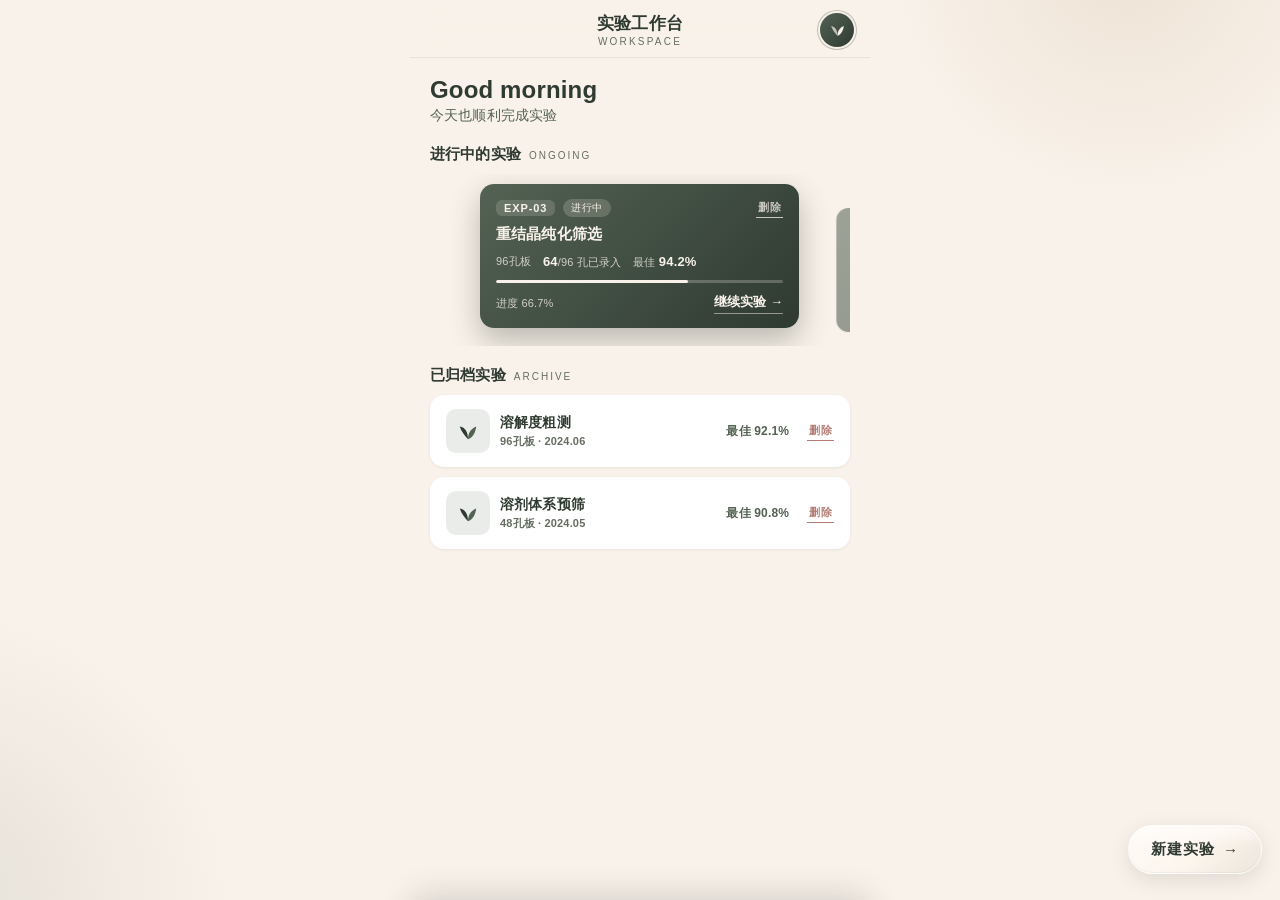
<file: purelab-apk/app/assets/www/index.html>
<!DOCTYPE html>
<html lang="zh-CN">
<head>
<meta charset="UTF-8">
<meta name="viewport" content="width=device-width, initial-scale=1, viewport-fit=cover, user-scalable=no">
<title>PureLab 高通量重结晶实验助手</title>
<link rel="stylesheet" href="app.css?v=44">
</head>
<body>
<div id="app">

  <!-- 02 首页（v33：开屏封面已移除，直接进入工作台） -->
  <section class="screen" id="s02">
    <header class="nav">
      <div class="nav-side"></div>
      <div class="nav-title"><span class="zh">实验工作台</span><span class="en">WORKSPACE</span></div>
      <div class="nav-side"><button class="nav-avatar" data-go="s15" aria-label="我的">
        <svg viewBox="0 0 24 24" width="17" height="17" fill="none">
          <path d="M12 21c0-6 2-11 9-14-1 7-4 12-9 14z" fill="#F9F2EA"/>
          <path d="M12 21C8 16 5 13 3 7c6 1 9 6 9 14z" fill="#C1BEB5"/>
        </svg>
      </button></div>
    </header>
    <div class="page">
      <div class="greet">
        <div class="greet-en" id="greet-en">Good morning</div>
        <div class="greet-zh">今天也顺利完成实验</div>
      </div>
      <div class="sec-head"><span class="sec-zh">进行中的实验</span><span class="sec-en">ONGOING</span></div>
      <div id="home-ongoing"></div>
      <div class="sec-head"><span class="sec-zh">已归档实验</span><span class="sec-en">ARCHIVE</span></div>
      <div id="home-archive"></div>
      <div class="cta-row"><button class="cta-glass" data-go="s03">新建实验 <i>→</i></button></div>
    </div>
  </section>

  <!-- 03 新建实验 -->
  <section class="screen" id="s03">
    <header class="nav">
      <button class="nav-back" data-back>‹</button>
      <div class="nav-title"><span class="zh">新建实验</span><span class="en">NEW EXPERIMENT</span></div>
      <div class="nav-side"></div>
    </header>
    <div class="stepper">
      <span class="step on"><i>1</i>基础信息</span><span class="step-line"></span>
      <span class="step"><i>2</i>条件设置</span><span class="step-line"></span>
      <span class="step"><i>3</i>确认</span>
    </div>
    <div class="page">
      <div class="form-card">
        <label class="frow"><span class="flabel">实验名称</span><input id="f-name" placeholder="由系统自动生成，可修改"></label>
        <label class="frow"><span class="flabel">待纯化药品</span><input id="f-drug" value="粗品样品 A"></label>
        <label class="frow"><span class="flabel">初始标样总质量（mg）</span><input id="f-mass" type="number" value="9600"></label>
        <label class="frow"><span class="flabel">每孔溶剂投入量（mg）</span><input id="f-dose" type="number" step="0.1" value="100.0"></label>
        <div class="frow"><span class="flabel">理论最大孔数</span><span class="fval" id="f-occ">96 / 96 · 自动</span></div>
      </div>
      <p class="hint">96 孔板固定为 8×12（A–H 行 × 1–12 列），每种条件组合占一整行（12 孔）。<br>此处按「总质量 ÷ 每孔投入量」估算理论上能用多少孔；下一步实际排板时，占用孔数由所选「组合 × 温度 × 浓度」的行数决定，两者不必相等。</p>
      <div class="cta-row"><button class="cta-line" data-go="s04">下一步 <i>→</i></button></div>
    </div>
  </section>

  <!-- 04 条件设置 -->
  <section class="screen" id="s04">
    <header class="nav">
      <button class="nav-back" data-back>‹</button>
      <div class="nav-title"><span class="zh">条件设置</span><span class="en">CONDITIONS</span></div>
      <div class="nav-side"></div>
    </header>
    <div class="stepper">
      <span class="step"><i>1</i>基础信息</span><span class="step-line"></span>
      <span class="step on"><i>2</i>条件设置</span><span class="step-line"></span>
      <span class="step"><i>3</i>确认</span>
    </div>
    <div class="page">
      <div class="seg" id="cond-seg"><span class="seg-thumb"></span>
        <button class="seg-item" data-ctab="combo">试剂组合</button>
        <button class="seg-item" data-ctab="temp">温度</button>
        <button class="seg-item" data-ctab="conc">浓度</button>
      </div>
      <div id="panel-combo">
        <div class="sec-head"><span class="sec-zh">试剂组合</span><span class="sec-en" id="combo-count">5 组</span></div>
        <div id="combo-list"></div>
        <button class="ghost-add" id="combo-add">＋ 新建组合</button>
        <p class="hint">点击组合卡片勾选本次实验要用的条件<span class="nb">（默认不选，可多选）</span>；<b>按住卡片右侧的 ⠿ 上下拖动可调整顺序，编号按新位置<span class="nb">自动继承</span></b>；列表里没有合适的，就点「新建组合」自己建。</p>
      </div>
      <div id="panel-temp" style="display:none">
        <div class="sec-head"><span class="sec-zh">温度水平</span><span class="sec-en" id="temp-count">3 档</span></div>
        <div id="temp-list"></div>
        <button class="ghost-add" id="temp-add">＋ 新建温度水平</button>
        <p class="hint">勾选本次实验要对比的温度档位（可多选、可不选）；自动分配时每种「组合 × 温度」占一整行（12 孔）。列表没有合适的就自己建，比如 65℃、冰浴。</p>
      </div>
      <div id="panel-conc" style="display:none">
        <div class="sec-head"><span class="sec-zh">浓度水平</span><span class="sec-en" id="conc-count">3 档</span></div>
        <div id="conc-list"></div>
        <button class="ghost-add" id="conc-add">＋ 新建浓度水平</button>
        <p class="hint">勾选本次实验要对比的浓度档位（mg/mL，可多选、可不选）；与组合、温度正交组合，例如 2 组合 × 2 温度 × 2 浓度 = 8 行正好铺满一板。</p>
      </div>
      <div class="cta-row"><button class="cta-line" id="combo-next">下一步 <i>→</i></button></div>
    </div>
  </section>

  <!-- 05 孔板分配 -->
  <section class="screen" id="s05">
    <header class="nav">
      <button class="nav-back" data-back>‹</button>
      <div class="nav-title"><span class="zh">孔板分配</span><span class="en">PLATE MAP</span></div>
      <div class="nav-side"></div>
    </header>
    <div class="stepper">
      <span class="step"><i>1</i>基础信息</span><span class="step-line"></span>
      <span class="step on"><i>2</i>条件设置</span><span class="step-line"></span>
      <span class="step"><i>3</i>确认</span>
    </div>
    <div class="page">
      <div id="assign-cur"></div>
      <p class="hint" id="assign-note">点击孔位即为当前组合选孔（可连续点选/取消）。</p>
      <div class="plate-card"><div id="plate-config"></div></div>
      <div id="legend-config" class="legend"></div>
      <div class="cta-row"><button class="cta-line" id="assign-step">下一步 <i>→</i></button></div>
    </div>
  </section>

  <!-- 06 确认设置 -->
  <section class="screen" id="s06">
    <header class="nav">
      <button class="nav-back" data-back>‹</button>
      <div class="nav-title"><span class="zh">确认设置</span><span class="en">CONFIRM</span></div>
      <div class="nav-side"></div>
    </header>
    <div class="stepper">
      <span class="step"><i>1</i>基础信息</span><span class="step-line"></span>
      <span class="step"><i>2</i>条件设置</span><span class="step-line"></span>
      <span class="step on"><i>3</i>确认</span>
    </div>
    <div class="page">
      <div class="sec-head"><span class="sec-zh">实验信息确认</span><span class="sec-en">REVIEW</span></div>
      <div class="form-card" id="confirm-card"></div>
      <div class="sec-head"><span class="sec-zh">孔板预览</span><span class="sec-en">PLATE PREVIEW</span></div>
      <div class="plate-card"><div id="plate-confirm"></div></div>
      <div id="confirm-legend" class="legend"></div>
      <p class="hint">确认后实验进入执行阶段；模板仅保存实验设计结构，不保存结果。</p>
      <div class="cta-row"><button class="cta-line" id="btn-create">创建实验 <i>→</i></button></div>
    </div>
  </section>

  <!-- 07 实验详情 -->
  <section class="screen" id="s07">
    <header class="nav">
      <button class="nav-back" data-back>‹</button>
      <div class="nav-title"><span class="zh">实验详情</span><span class="en">RUN</span></div>
      <div class="nav-side"><button class="nav-chip" data-go="s11">
        <svg viewBox="0 0 24 24" width="13" height="13" fill="none" stroke="#C0A381" stroke-width="2.4" stroke-linecap="round"><path d="M5 20V12"/><path d="M12 20V5"/><path d="M19 20v-5"/></svg>结果</button></div>
    </header>
    <div class="page">
      <div class="exp-head" id="exp-head"></div>
      <div class="stat-row" id="exp-stats"></div>
      <div class="sec-head"><span class="sec-zh">孔板预览</span><span class="sec-en">TAP TO RECORD</span></div>
      <div class="plate-card"><div id="plate-mini"></div></div>
      <p class="hint">点击孔位可查看详情与录入数据。</p>
      <div class="fab-stack">
        <button class="fab-sub" data-go="s12">
          <svg viewBox="0 0 24 24" width="14" height="14" fill="none" stroke="#C0A381" stroke-width="2.2" stroke-linecap="round" stroke-linejoin="round"><path d="M12 3l1.7 4.3L18 9l-4.3 1.7L12 15l-1.7-4.3L6 9l4.3-1.7z"/><path d="M19 15l.8 2.2L22 18l-2.2.8L19 21l-.8-2.2L16 18l2.2-.8z"/></svg>
          分析最佳条件
        </button>
        <button class="fab-main" data-go="s08">
          <svg viewBox="0 0 24 24" width="16" height="16" fill="none" stroke="currentColor" stroke-width="2" stroke-linecap="round"><rect x="3.5" y="3.5" width="7" height="7" rx="1.6"/><rect x="13.5" y="3.5" width="7" height="7" rx="1.6"/><rect x="3.5" y="13.5" width="7" height="7" rx="1.6"/><rect x="13.5" y="13.5" width="7" height="7" rx="1.6"/></svg>
          孔板记录 <i>→</i>
        </button>
      </div>
    </div>
  </section>

  <!-- 08 孔板视图 -->
  <section class="screen" id="s08">
    <header class="nav">
      <button class="nav-back" data-back>‹</button>
      <div class="nav-title"><span class="zh">孔板记录</span><span class="en">WELL RECORD</span></div>
      <div class="nav-side"><button class="nav-text" data-go="s09">批量</button></div>
    </header>
    <div class="page">
      <div class="plate-card"><div id="plate-full"></div></div>
      <div id="legend-full" class="legend"></div>
      <div class="op-row">
        <button class="text-act" data-go="s09">批量录入</button>
        <button class="text-act" id="edit-hint">编辑数据</button>
        <button class="text-act" id="plate-zoom">放大孔位</button>
        <button class="text-act" id="plate-land">横屏</button>
      </div>
    </div>
  </section>

  <!-- 09 批量录入 -->
  <section class="screen" id="s09">
    <header class="nav">
      <button class="nav-back" data-back>‹</button>
      <div class="nav-title"><span class="zh">批量录入产出量</span><span class="en">BATCH ENTRY</span></div>
      <div class="nav-side"></div>
    </header>
    <div class="page">
      <div class="seg" id="batch-seg"><span class="seg-thumb"></span>
        <button class="seg-item" data-seg="area">按区域录入</button>
        <button class="seg-item" data-seg="combo">按组合录入</button>
        <button class="seg-item active" data-seg="pick">点选孔位</button>
      </div>
      <div class="sec-head"><span class="sec-zh" id="batch-sel-title">选择区域</span><span class="sec-en" id="batch-sel-info">未选择</span></div>
      <div class="chip-wrap" id="batch-chips"></div>
      <div class="plate-card" id="pick-plate-card" style="display:none"><div id="plate-pick"></div></div>
      <div class="form-card">
        <label class="frow"><span class="flabel">投入量（mg）</span><input id="b-in" type="number" step="0.1" value="100.0"><span class="fsuffix">适用于所选全部孔位</span></label>
        <label class="frow"><span class="flabel">产出量（mg）</span><input id="b-out" type="number" step="0.1" placeholder="输入产出量"></label>
        <label class="frow check"><input type="checkbox" id="b-onlyempty" checked><span class="flabel">仅填充未完成孔位</span></label>
      </div>
      <div class="cta-row"><button class="cta-line" id="b-apply">应用到所选孔位 <i>→</i></button></div>
    </div>
  </section>

  <!-- 10 数据详情 -->
  <section class="screen" id="s10">
    <header class="nav">
      <button class="nav-back" data-back>‹</button>
      <div class="nav-title"><span class="zh">单孔详情</span><span class="en">WELL DETAIL</span></div>
      <div class="nav-side"></div>
    </header>
    <div class="page" id="well-page"></div>
    <div class="well-nav-bar" id="well-nav-bar"></div>
  </section>

  <!-- 11 结果总览 -->
  <section class="screen" id="s11">
    <header class="nav">
      <button class="nav-back" data-back>‹</button>
      <div class="nav-title"><span class="zh">结果总览</span><span class="en">RESULTS</span></div>
      <div class="nav-side"></div>
    </header>
    <div class="page" id="results-page"></div>
  </section>

  <!-- 12 最佳条件 -->
  <section class="screen" id="s12">
    <header class="nav">
      <button class="nav-back" data-back>‹</button>
      <div class="nav-title"><span class="zh">最佳条件</span><span class="en">KEY CONDITION</span></div>
      <div class="nav-side"></div>
    </header>
    <div class="page" id="best-page"></div>
  </section>

  <!-- 13 结果排名 -->
  <section class="screen" id="s13">
    <header class="nav">
      <button class="nav-back" data-back>‹</button>
      <div class="nav-title"><span class="zh">结果排名</span><span class="en">RANKING</span></div>
      <div class="nav-side"><button class="nav-text" id="btn-export">导出</button></div>
    </header>
    <div class="page" id="rank-page"></div>
  </section>

  <!-- 14 试剂库 -->
  <section class="screen" id="s14">
    <header class="nav">
      <button class="nav-back" data-back>‹</button>
      <div class="nav-title"><span class="zh">试剂库</span><span class="en">REAGENTS</span></div>
      <div class="nav-side"></div>
    </header>
    <div class="page" id="reagent-page"></div>
  </section>

  <!-- 15 我的 -->
  <section class="screen" id="s15">
    <header class="nav">
      <button class="nav-back" data-back>‹</button>
      <div class="nav-title"><span class="zh">我的</span><span class="en">PROFILE</span></div>
      <div class="nav-side"></div>
    </header>
    <div class="page" id="profile-page"></div>
  </section>

  <!-- 16 实验总览 -->
  <section class="screen" id="s16">
    <header class="nav">
      <button class="nav-back" data-back>‹</button>
      <div class="nav-title"><span class="zh">实验总览</span><span class="en">EXPERIMENTS</span></div>
      <div class="nav-side"></div>
    </header>
    <div class="page" id="expov-page"></div>
  </section>

  <!-- Bottom Sheet -->
  <div class="sheet-mask" id="sheet-mask"></div>
  <div class="sheet" id="sheet">
    <div class="sheet-handle"></div>
    <div class="sheet-title" id="sheet-title"></div>
    <div class="sheet-body" id="sheet-body"></div>
  </div>

  <div class="toast" id="toast"></div>
</div>
<script src="app.js?v=44"></script>
</body>
</html>
</file>
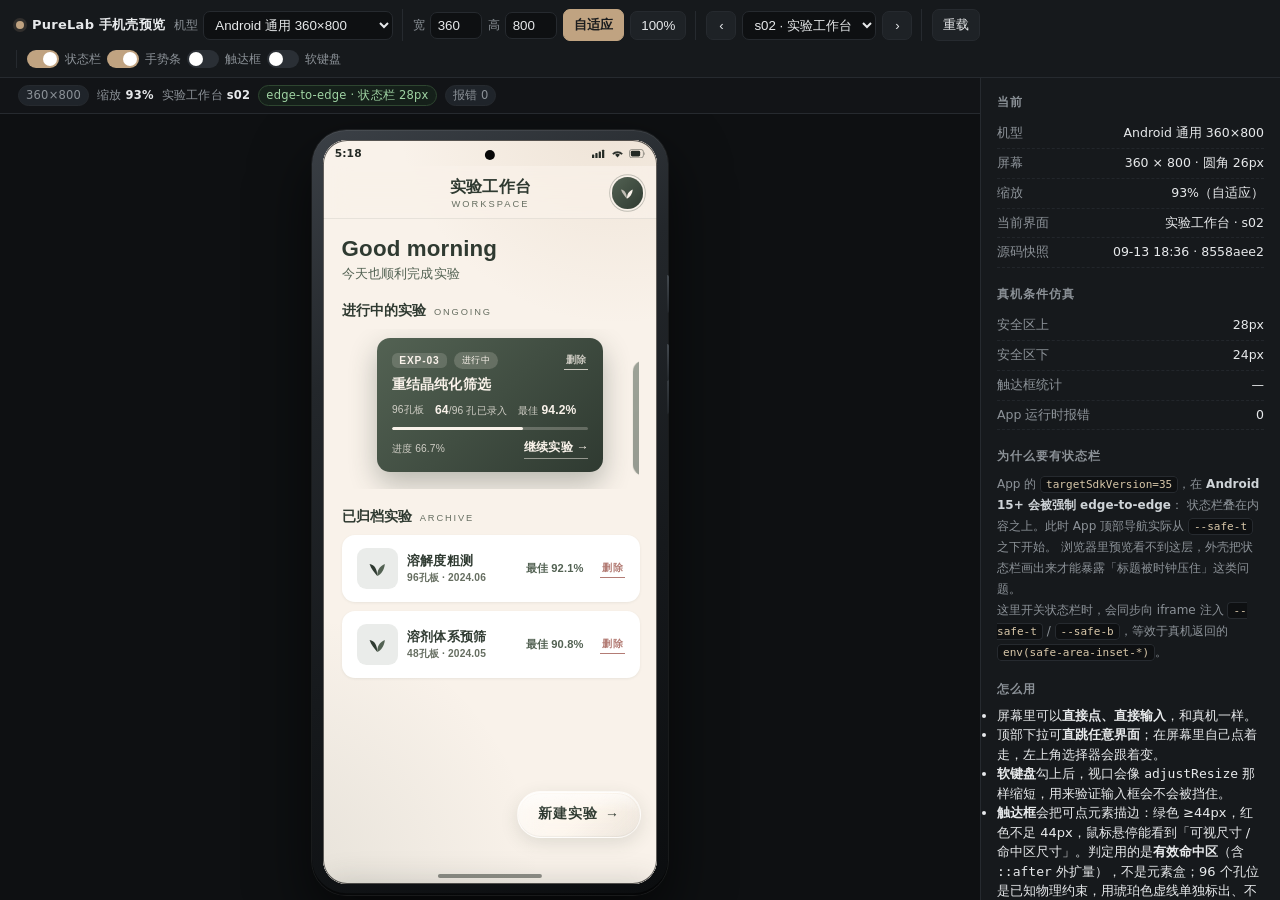
<file: preview.html>
<!DOCTYPE html>
<html lang="zh-CN">
<head>
<meta charset="UTF-8">
<meta name="viewport" content="width=device-width,initial-scale=1">
<title>PureLab · 手机壳预览</title>
<style>
/* ============================================================
   PureLab 手机壳预览 —— 改代码后不装 APK 也能看真实效果
   本文件是「外壳模板」，真正的 App 源码不在这里：
     build_preview.py 会把 app/assets/www/ 的 index.html + app.css + app.js
     内联成一份 HTML、base64 编码后填进下面的 CONFIG.appB64 占位符，
     生成自包含的 preview.html。
   为什么要自包含：预览页与 App 必须同源才能跳屏 / 注入安全区，
     而 srcdoc 装载的内联文档天然与父页同源 ——
     于是 file://、http://、WorkBuddy 侧边栏预览三种环境都能直接用，不必起服务。
   适配新 App：改 CONFIG.screens / CONFIG.storeKey，并把 APP 三项路径改掉。
   ============================================================ */
:root{
  --pz-bg:#0E1012; --pz-panel:#16191C; --pz-line:#262A2F;
  --pz-ink:#E7E9EB; --pz-dim:#8C9298; --pz-acc:#C0A381;
  --pz-ok:#5E9E63; --pz-bad:#C0554C;
  --bezel:11px;
}
*{box-sizing:border-box;margin:0;padding:0}
html,body{height:100%}
body{
  background:var(--pz-bg);color:var(--pz-ink);
  font:13px/1.5 -apple-system,"Segoe UI","Microsoft YaHei",system-ui,sans-serif;
  display:flex;flex-direction:column;overflow:hidden;
}

/* ---------------- 顶部工具条 ---------------- */
.bar{display:flex;align-items:center;gap:9px;flex-wrap:wrap;
  padding:9px 16px;background:var(--pz-panel);border-bottom:1px solid var(--pz-line);z-index:5}
.brand{display:flex;align-items:center;gap:8px;font-weight:600;letter-spacing:.02em}
.brand i{width:8px;height:8px;border-radius:50%;background:var(--pz-acc);box-shadow:0 0 0 3px rgba(192,163,129,.16)}
.grp{display:flex;align-items:center;gap:6px;padding-left:10px;border-left:1px solid var(--pz-line)}
.grp.first{border-left:0;padding-left:0}
label.f{display:flex;align-items:center;gap:5px;color:var(--pz-dim);font-size:12px}
select,input[type=number]{background:#0E1012;color:var(--pz-ink);border:1px solid var(--pz-line);
  border-radius:7px;padding:5px 7px;font:12px/1.4 inherit;outline:none;max-width:190px}
input[type=number]{width:52px;text-align:center;padding:5px 4px}
select:focus,input:focus{border-color:var(--pz-acc)}
button.btn{background:#1E2226;color:var(--pz-ink);border:1px solid var(--pz-line);
  border-radius:7px;padding:6px 10px;font:12px/1 inherit;cursor:pointer;white-space:nowrap;transition:background .16s,border-color .16s}
button.btn:hover{background:#262B30;border-color:#3A424C}
button.btn:active{transform:translateY(1px)}
button.btn.on{background:var(--pz-acc);color:#1A1C1E;border-color:var(--pz-acc);font-weight:600}
button.btn.ico{min-width:30px;padding:6px 9px;text-align:center}
button.btn.warn:hover{background:#3A2422;border-color:#5A342F;color:#E6A79E}
.sw{display:inline-flex;align-items:center;gap:6px;color:var(--pz-dim);font-size:12px;
  cursor:pointer;white-space:nowrap;user-select:none}
.sw input{appearance:none;-webkit-appearance:none;width:32px;height:18px;border-radius:999px;
  background:#2A2F35;position:relative;cursor:pointer;transition:background .18s;flex:0 0 auto}
.sw input:checked{background:var(--pz-acc)}
.sw input::after{content:'';position:absolute;left:2px;top:2px;width:14px;height:14px;border-radius:50%;
  background:#fff;transition:transform .18s}
.sw input:checked::after{transform:translateX(14px)}

/* ---------------- 舞台 ---------------- */
.stage{flex:1;display:grid;grid-template-columns:1fr 300px;min-height:0}
.work{display:flex;flex-direction:column;min-width:0;min-height:0}
.hud{display:flex;align-items:center;gap:8px;flex-wrap:wrap;
  padding:7px 18px;font-size:11.5px;color:var(--pz-dim);
  border-bottom:1px solid var(--pz-line);background:#121417;letter-spacing:.02em}
.hud b{color:var(--pz-ink);font-weight:600}
.hud .tag{padding:1px 7px;border-radius:999px;background:#1F242A;border:1px solid var(--pz-line)}
.hud .tag.ok{color:#9FD3A3;border-color:#2E4630;background:#15201A}
.hud .tag.bad{color:#E6A79E;border-color:#4A2B27;background:#201514}
.warn{display:none;padding:8px 18px;background:#3A2422;border-bottom:1px solid #5A342F;
  color:#E6A79E;font-size:12px;line-height:1.65}
.canvas{flex:1;overflow:auto;display:flex;justify-content:center;align-items:flex-start;padding:16px 18px 26px}
.zoomer{flex:0 0 auto;transform-origin:top center}

/* ---------------- 手机壳 ---------------- */
.device{position:relative;padding:var(--bezel);
  border-radius:calc(var(--r,26px) + var(--bezel));
  background:linear-gradient(155deg,#3B4046 0%,#23272B 28%,#16191C 62%,#0B0D0F 100%);
  box-shadow:
    0 0 0 1px rgba(255,255,255,.075),
    0 28px 64px rgba(0,0,0,.62),
    0 1px 0 rgba(255,255,255,.07) inset,
    0 -2px 0 rgba(0,0,0,.55) inset;}
.device::after{content:'';position:absolute;inset:var(--bezel);border-radius:var(--r,26px);
  pointer-events:none;box-shadow:0 0 0 1px rgba(0,0,0,.65) inset}
.pwr,.vol{position:absolute;right:-2px;width:3px;border-radius:0 3px 3px 0;
  background:linear-gradient(180deg,#43494F,#22262A)}
.pwr{top:30%;height:58px}
.vol{top:19%;height:40px}
.vol2{position:absolute;right:-2px;top:28%;width:3px;height:40px;border-radius:0 3px 3px 0;
  background:linear-gradient(180deg,#43494F,#22262A)}

.screen{position:relative;width:var(--w,360px);height:var(--h,800px);
  border-radius:var(--r,26px);overflow:hidden;background:#F9F2EA}
.viewport{position:absolute;left:0;top:0;width:100%;height:100%;background:#F9F2EA}
.screen iframe{width:100%;height:100%;border:0;display:block;background:#F9F2EA}

/* 刘海 / 挖孔 */
.cam{position:absolute;z-index:8;left:50%;transform:translateX(-50%);
  background:#070808;pointer-events:none;box-shadow:0 0 0 1px rgba(255,255,255,.07)}
.cam.punch{top:var(--camtop,10px);width:11px;height:11px;border-radius:50%}
.cam.island{top:11px;width:86px;height:25px;border-radius:14px}
.cam.notch{top:0;width:152px;height:25px;border-radius:0 0 15px 15px}
.cam.none{display:none}

/* 状态栏 */
.sbar{position:absolute;left:0;right:0;top:0;height:var(--sbar,28px);z-index:7;
  display:flex;align-items:center;justify-content:space-between;
  padding:0 13px;pointer-events:none;font-size:11.5px;font-weight:600;letter-spacing:.01em;
  color:var(--sbar-ink,#242A25);text-shadow:0 0 3px rgba(249,242,234,.55)}
.sbar .r{display:flex;align-items:center;gap:5px;height:100%}
.sbar svg{display:block;fill:currentColor}
.sbar.hide{display:none}
.sbar .t{padding-top:1px}

/* 手势条 */
.gbar{position:absolute;left:50%;transform:translateX(-50%);bottom:7px;z-index:7;
  width:112px;height:4px;border-radius:999px;background:rgba(38,44,39,.5);pointer-events:none}
.gbar.hide{display:none}

/* 软键盘仿真 */
.kb{position:absolute;left:0;right:0;bottom:0;z-index:9;display:none;
  padding:8px 5px 7px;background:linear-gradient(180deg,#D7D4CD,#C9C5BC);
  box-shadow:0 -1px 0 rgba(255,255,255,.5) inset}
.kb.on{display:block}
.kb .row{display:flex;gap:4px;justify-content:center;margin-bottom:5px}
.kb .row:last-child{margin-bottom:0}
.kb .k{flex:1;max-width:34px;height:30px;border-radius:5px;background:rgba(255,255,255,.92);
  box-shadow:0 1px 0 rgba(0,0,0,.16);font:11px/30px -apple-system,system-ui,sans-serif;
  text-align:center;color:#3A3F45}
.kb .k.sp{max-width:none;flex:4;font-size:10px;color:#7A8086}
.kb .k.dim{background:rgba(255,255,255,.55);color:transparent}

/* ---------------- 侧栏 ---------------- */
.panel{background:var(--pz-panel);border-left:1px solid var(--pz-line);overflow:auto;padding:14px 16px 34px}
.panel h3{font-size:11.5px;font-weight:600;color:var(--pz-dim);letter-spacing:.09em;
  text-transform:uppercase;margin:18px 0 8px}
.panel h3:first-child{margin-top:2px}
.kv{display:flex;justify-content:space-between;gap:12px;padding:5px 0;
  border-bottom:1px dashed #22262B;font-size:12.5px}
.kv span:first-child{color:var(--pz-dim);white-space:nowrap}
.kv span:last-child{text-align:right;word-break:break-word}
.note{font-size:12px;color:var(--pz-dim);line-height:1.75}
.note b{color:#CFD4D8;font-weight:600}
.note code{background:#0E1012;border:1px solid var(--pz-line);border-radius:4px;
  padding:1px 5px;font:.92em/1.5 Consolas,Menlo,monospace;color:#D8C7A9}
.note ul{margin:6px 0 0 15px}
.note li{margin-bottom:4px}

@media (max-width:940px){
  .stage{grid-template-columns:1fr}
  .panel{display:none}
}
/* 侧边栏预览栏通常只有 350–500px 宽：收起次要控件，别让工具条堆成好几行 */
@media (max-width:820px){
  .bar{padding:7px 10px;gap:6px}
  .bar .opt{display:none}
  .hud{padding:6px 12px}
  .canvas{padding:12px 10px 20px}
  .brand{font-size:12.5px}
}
body.solo .bar,body.solo .panel,body.solo .hud{display:none}
body.solo .stage{grid-template-columns:1fr}
</style>
</head>
<body>

<header class="bar">
  <div class="brand"><i></i>PureLab 手机壳预览</div>

  <div class="grp first">
    <label class="f">机型
      <select id="dev"></select>
    </label>
  </div>

  <div class="grp">
    <label class="f opt">宽 <input type="number" id="cw" step="1"></label>
    <label class="f opt">高 <input type="number" id="ch" step="1"></label>
    <button class="btn" id="btn-fit" title="按窗口高度自动缩放">自适应</button>
    <button class="btn opt" id="btn-100">100%</button>
  </div>

  <div class="grp">
    <button class="btn ico" id="btn-prev" title="上一屏">‹</button>
    <label class="f"><select id="scsel"></select></label>
    <button class="btn ico" id="btn-next" title="下一屏">›</button>
  </div>

  <div class="grp">
    <button class="btn" id="btn-reload" title="重新加载 App（保留数据）">重载</button>
    <button class="btn warn" id="btn-reset" title="清空 localStorage 并重新种演示数据">重置数据</button>
  </div>

  <div class="grp">
    <label class="sw"><input type="checkbox" id="sw-sbar" checked>状态栏</label>
    <label class="sw"><input type="checkbox" id="sw-gbar" checked>手势条</label>
    <label class="sw opt"><input type="checkbox" id="sw-tap">触达框</label>
    <label class="sw opt"><input type="checkbox" id="sw-kb">软键盘</label>
  </div>
</header>

<main class="stage">
  <section class="work">
    <div class="hud" id="hud"></div>
    <div class="warn" id="warn"></div>
    <div class="canvas" id="canvas">
      <div class="zoomer" id="zoomer">
        <div class="device" id="device">
          <div class="pwr"></div><div class="vol"></div><div class="vol2"></div>
          <div class="screen" id="screen">
            <div class="viewport" id="viewport">
              <iframe id="app" title="PureLab"></iframe>
            </div>
            <div class="kb" id="kb"></div>
            <div class="cam punch none" id="cam"></div>
            <div class="sbar" id="sbar">
              <span class="t" id="sb-time">9:41</span>
              <span class="r" id="sb-icons"></span>
            </div>
            <div class="gbar" id="gbar"></div>
          </div>
        </div>
      </div>
    </div>
  </section>

  <aside class="panel">
    <h3>当前</h3>
    <div class="kv"><span>机型</span><span id="i-dev">—</span></div>
    <div class="kv"><span>屏幕</span><span id="i-size">—</span></div>
    <div class="kv"><span>缩放</span><span id="i-zoom">—</span></div>
    <div class="kv"><span>当前界面</span><span id="i-screen">—</span></div>
    <div class="kv"><span>源码快照</span><span id="i-hash">—</span></div>

    <h3>真机条件仿真</h3>
    <div class="kv"><span>安全区上</span><span id="i-sat">—</span></div>
    <div class="kv"><span>安全区下</span><span id="i-sab">—</span></div>
    <div class="kv"><span>触达框统计</span><span id="i-tap">—</span></div>
    <div class="kv"><span>App 运行时报错</span><span id="i-err">0</span></div>

    <h3>为什么要有状态栏</h3>
    <p class="note">
      App 的 <code>targetSdkVersion=35</code>，在 <b>Android 15+ 会被强制 edge-to-edge</b>：
      状态栏叠在内容之上。此时 App 顶部导航实际从 <code>--safe-t</code> 之下开始。
      浏览器里预览看不到这层，外壳把状态栏画出来才能暴露「标题被时钟压住」这类问题。<br>
      这里开关状态栏时，会同步向 iframe 注入
      <code>--safe-t</code> / <code>--safe-b</code>，等效于真机返回的
      <code>env(safe-area-inset-*)</code>。
    </p>

    <h3>怎么用</h3>
    <p class="note">
      <ul>
        <li>屏幕里可以<b>直接点、直接输入</b>，和真机一样。</li>
        <li>顶部下拉可<b>直跳任意界面</b>；在屏幕里自己点着走，左上角选择器会跟着变。</li>
        <li><b>软键盘</b>勾上后，视口会像 <code>adjustResize</code> 那样缩短，用来验证输入框会不会被挡住。</li>
        <li><b>触达框</b>会把可点元素描边：绿色 ≥44px，红色不足 44px，鼠标悬停能看到「可视尺寸 / 命中区尺寸」。判定用的是<b>有效命中区</b>（含 <code>::after</code> 外扩量），不是元素盒；96 个孔位是已知物理约束，用琥珀色虚线单独标出、不计入「不足」统计。</li>
        <li>数据存在浏览器 localStorage，<b>与手机上的数据互不影响</b>；「重置数据」回到演示状态。</li>
        <li>应用锁定竖屏，所以这里不做横屏预览。</li>
      </ul>
    </p>

    <h3>为什么不用起服务</h3>
    <p class="note">
      本页是<b>自包含单文件</b>：App 的 <code>index.html</code> + <code>app.css</code> + <code>app.js</code>
      已被内联、base64 编码后写在本页里，用 <code>srcdoc</code> 装进手机屏幕。
      <code>srcdoc</code> 的文档天然与父页同源，所以跳屏、安全区注入、触达框都能用 ——
      <b>WorkBuddy 侧边栏预览、直接双击打开、挂到 http 上都行，不必起本地服务。</b>
    </p>

    <h3>改完 App 源码之后</h3>
    <p class="note">
      预览页里用的是生成时的快照。改完 <code>app/assets/www/</code> 下的文件后，
      重跑一次 <code>python build_preview.py</code>，它会把最新的 HTML/CSS/JS 重新打进本页。
    </p>

    <h3>快捷键</h3>
    <p class="note">
      <code>Alt</code> + <code>←</code> / <code>→</code> 切上下界面 ·
      <code>Alt</code> + <code>R</code> 重载 · <code>Alt</code> + <code>0</code> 自适应缩放
    </p>

    <h3>出问题了？</h3>
    <p class="note">
      顶部出现红色提示条 = 预览环境不允许脚本访问屏幕内的文档。
      本页用 <code>srcdoc</code> 装载，正常应同源；若真被拦，把 <code>preview.html</code>
      放到本地 http 下打开即可（同源规则会放行）。
    </p>
  </aside>
</main>

<script>
/* ============================ CONFIG ============================ */
var CONFIG = {
  /* App 入口 HTML 的 base64 —— 由 build_preview.py 注入，不要手改。
     内容是 app/assets/www/ 的 index.html，其中 <link>/<script> 已换成内联的样式与脚本。 */
  appB64: '[base64]/[base64]/77yIU3dhdGNoIDHvvIkgKi8KICAtLXBhbmVsMjojRDhEM0NDOyAgICAgICAvKiDmrKHpnaLmnb/vvIhTd2F0Y2ggMu+8iSAqLwogIC0td2FybTojQzBBMzgxOyAgICAgICAgIC8qIOeKtuaAgeeCuee8gO+8iFN3YXRjaCA377yJwrcg5LuF6ZmQ5Zu+5b2i5LiO5rex57u/5bqVICovCiAgLS1wYXBlcjojRkZGRkZGOyAgICAgICAgLyog5Y2h54mH57q46Z2i77yI5Lit5oCn6Imy77yJICovCiAgLyogdjM4IOaWh+acrOWuieWFqOe6p+a0vueUn+iJsu+8muWOn+iJsuWcqOexs+eZvS/nmb3lupXkuIrlr7nmr5Tluqbku4UgMi4zNn4yLjM5OjHvvIzkuI3ovr4gV0NBRyBBQSA0LjU6MeOAggogICAgIOS7peS4i+S4pOiJsuS4uuaWh+acrOS4k+eUqOa0vueUn++8jOWOn+iJsue7p+e7reaJv+aLheWbvuW9oi/mj4/ovrkv5rex57u/[base64]/[base64]/L+ihqOagvC/mt7Hnu7/ljaHvvInmsLjkuI3njrvnkoPljJbjgIIgKi8KICAtLWdsYXNzOnJnYmEoMjU1LDI1NSwyNTUsLjU1KTsKICAtLWdsYXNzLXN0cm9uZzpyZ2JhKDI1NSwyNTUsMjU1LC43OCk7ICAgLyog5om/[base64]/ovrnvvJrnjrvnkoPotKjmhJ/[base64]/mmI7pnaLmnb/vvIzop4LmhJ/[base64]/kuIvnqb/ov4fml7bpgI/[base64]/ov5jljp/[base64]/kuLvljaHvvIhzMDIgRVhQIOWNoSAvIHMxMSBoZXJv77yM5Y+C6ICD56i/[base64]/[base64]/[base64]/mOeqhO+8jOOAjDk25a2U5p2/44CN6KKr5ouG5oiQ44CMOTblrZQv5p2/[base64]/moIfpopjmmK/jgIw5NuWtlOadvyDCtyDml6XmnJ/[base64]/[base64]/mmI7no6jnoIIgKyDpq5jlhYnmj4/[base64]/[base64]/[base64]/[base64]/[base64]/5LiL5YiS57q/[base64]/[base64]/[base64]/[base64]/[base64]/kuIogMTIg5YiX5a2U5bey5Y2g5Yiw5p6B6ZmQ77yM5YaN5Yqg5LiA5YiX5Lya5oqKCiAgIOWNleWtlOS7jiAyMC44cHgg5Y6L5YiwIDE3cHjjgILmlLnkuLrljaDnlKjooYzmoIfnrb7liJfvvIgyMOKGkjM0cHjvvInvvIzlrZTkvY3lj6rmjZ/[base64]/nvJbovpHmmpfnpLogdjQyIC0tLS0KICAg5bi46am76Jma57q/5LiL5YiS57q/[base64]/[base64]/ngrnlh7vooYznu5/[base64]/[base64]/[base64]/5LiA5qyh55yL5YWo5LiU5LiN6ZyA6KaB5rua5Yqo44CCCiAgIOS4juOAjOaUvuWkp+WtlOS9jeOAjeS6kuaWpe+8muWQjOW8gOetieS6juaXouimgSA0NHB4IOWPiOWPquaUviA4IOWIl++8jOW/[base64]/[base64]/[base64]/[base64]/oh6rliqjnlJ/miJDvvIzlj6/kv67mlLkiPjwvbGFiZWw+CiAgICAgICAgPGxhYmVsIGNsYXNzPSJmcm93Ij48c3BhbiBjbGFzcz0iZmxhYmVsIj7lvoXnuq/ljJboja/[base64]/lrZTmipXlhaXph4/jgI3kvLDnrpfnkIborrrkuIrog73nlKjlpJrlsJHlrZTvvJvkuIvkuIDmraXlrp7pmYXmjpLmnb/ml7bvvIzljaDnlKjlrZTmlbDnlLHmiYDpgInjgIznu4TlkIggw5cg5rip5bqmIMOXIOa1k+W6puOAjeeahOihjOaVsOWGs+Wumu+8jOS4pOiAheS4jeW/[base64]/ljaHniYflj7PkvqfnmoQg4qC/IOS4iuS4i+aLluWKqOWPr+iwg+aVtOmhuuW6j++8jOe8luWPt+aMieaWsOS9jee9rjxzcGFuIGNsYXNzPSJuYiI+6Ieq5Yqo57un5om/[base64]/[base64]/[base64]/nue7reeCuemAiS/[base64]/[base64]/orrDlvZUgPGk+4oaSPC9pPgogICAgICAgIDwvYnV0dG9uPgogICAgICA8L2Rpdj4KICAgIDwvZGl2PgogIDwvc2VjdGlvbj4KCiAgPCEtLSAwOCDlrZTmnb/[base64]/[base64]/vvJo5NiDlrZTmnb/llK/[base64]/[base64]/77yaZnJhYyDkuLrlrozmiJDmr5TkvovvvIgwfjHvvInvvIznoa7lrprmgKfkvKrpmo/[base64]/[base64]/ljJbnrZvpgIknLCBwbGF0ZTogJzk25a2U5p2/IMK3IOi/[base64]/[base64]/IMK3IOi/[base64]/liKDpmaTvvIzngrnlh7vooYzlj6/[base64]/IHVuZGVmaW5lZCA6IHY7IH0pKTsgfQogIGNhdGNoIChlKSB7IHRvYXN0KCflrZjlgqjnqbrpl7TkuI3otrPvvIzmnIDmlrDmlLnliqjlj6/[base64]/moIfpopjph4znmoTjgIzCtyDlt7LlrozmiJDjgI3mmK/lhpfkvZnkv6Hmga/[base64]/[base64]/[base64]/h+a4oeeUn+aViCAqLwogIGVsLnN0eWxlLnRyYW5zZm9ybSA9ICcnOyAgICAgICAgICAgICAgICAgICAgLyog5riF5o6J6L2u5pKt5YaF6IGUIHRyYW5zZm9ybe+8jOiuqSAubGVhdmluZyDnlJ/[base64]/[base64]/IHN1bSAvIG4gOiAwIH07Cn0KLyog5YWo5paw5a6e6aqM5a2U5p2/[base64]/IHMgLyBuIDogMDsKfQovKiDlvZPliY3mnIDkvbPlrZTkvY3vvIjliqjmgIHvvIzpmo/[base64]/[base64]/[base64]/[base64]/[base64]/[base64]/[base64]/[base64]/ovawgOTDCsOKAlOKAlDHigJMxMiDotbDnq5blkJHvvIjplb/[base64]/[base64]/[base64]/ICdHb29kIGV2ZW5pbmcnIDogaHIgPCAxMiA/ICdHb29kIG1vcm5pbmcnIDogaHIgPCAxOCA/[base64]/ruato++8mnJvdzEg5Y6f5p2l5aGe5LqGIOe8luWPtyvlkI3np7Ar5qCH562+K+WIoOmZpCDlm5vmoLfvvIzmiorlkI3np7DljovliLAgNTFweAogICAgICAgICDvvIgzMjBweCDlsY/lj6rliakgMjFweO+8ie+8jOWGjemVv+eahOecgeeVpeWPt+S5n+WPquWJqeS4gOS4pOS4quWtl+OAguaUueaIkCDlkI3np7Dni6zljaDkuIDooYzvvJoKICAgICAgICAg56ys5LiA6KGM5pS+IOe8luWPty/[base64]/m+W6piAnICsgcy5wY3QudG9GaXhlZCgxKSArICclPC9zcGFuPicgKwogICAgICAgICc8c3BhbiBjbGFzcz0ibWluaS1hY3QiPicgKyAoY3VyID8gJ+e7p+e7reWunumqjCDihpInIDogJ+eCueWHu+i/[base64]/op4TmoLwnLCAoYS5zdWIgfHwgJycpLnNwbGl0KCcgwrcgJylbMF0gfHwgJzk25a2U5p2/[base64]/[base64]/[base64]/[base64]/[base64]/g+WKqOaAgee8qeaUvi/pgI/[base64]/[base64]/op4Hml7bnrYnlj6/[base64]/lrZTmipXlhaXph4/[base64]/[base64]/vvIjnvJblj7fmjInkvY3nva7nu6fmib/[base64]/nu5Pmnpwv5o6S5ZCN6aG15L2/55SoICovCmZ1bmN0aW9uIGV4cENvbWJvcygpIHsKICB2YXIgc2VlbiA9IHt9LCBvdXQgPSBbXTsKICBST1dTLmZvckVhY2goZnVuY3Rpb24gKHJvdykgewogICAgdmFyIHcgPSBEQi53ZWxsc1tyb3cgKyAnMSddOwogICAgdmFyIGlkID0gdyA/[base64]/mianlsZXmtZPluqbjgIHlhrfljbTmlrnlvI/[base64]/[base64]/ICcgc2VsJyA6ICcnKSArICciIGRhdGEtY2lkPSInICsgYy5pZCArICciPicgKwogICAgICAnPHNwYW4gY2xhc3M9ImNvbWJvLWNoZWNrJyArIChvbiA/[base64]/[base64]/[base64]/[base64]/[base64]/[base64]/meS4quadoeS7tu+8jOWIoOmZpOWQjui/[base64]/[base64]/[base64]/[base64]/[base64]/[base64]/vvJrmr4/[base64]/[base64]/liIbphY3vvJrpu5jorqToh6rliqjliIbphY3vvIjmr4/[base64]/[base64]/[base64]/h+eahOadv+WIh+WbnuiHquWKqOS8muiiq+mHjee9ru+8jOWFiOWBmuS4gOasoeW3ruW8guWIpOaWreWGjeehruiupO+8iGF1dG9GaWxsUm93cyDmnInlia/kvZznlKjvvIzosIPlrozljbPov5jljp/[base64]/ICcgw5cg5rWT5bqmJyA6ICcnKSArICfvvInpgInlrZTvvIjlj6/ov57nu63ngrnpgIkv5Y+W5raI77yJ77yb54K544CM5LiL5LiA5p2h5Lu244CN57un57ut6YWN572u44CCJzsKfQovKiDkuIvkuIDmraXpl6jnpoHvvJrmr4/[base64]/[base64]/ICfigJQnIDogbWF4TmVlZCArICcg5a2UJykgKyAnPHNwYW4gY2xhc3M9Im5iIj7vvIjmjInotKjph4/[base64]/[base64]/[base64]/[base64]/[base64]/op4blm74gKi8KLyogdjM4IOaUvuWkp+WtlOS9je+8mjk2IOWtlOadv+WcqCAzOTBweCDlsY/[base64]/5a2Q6L2sIDkwwrAg6K6p6ZW/6L206LWw56uW5ZCR77yM5Y2V5a2U5Y2H5YiwIH4zM3B4IOS4lOaVtOadv+aXoOmcgOa7muWKqOOAggogICDkuKTnp43mqKHlvI/kupLmlqXigJTigJTlkIzlvIDnrYnkuo7jgIzml6LopoEgNDRweCDlj4jlj6rmlL4gOCDliJfjgI3vvIzlv4XnhLblj4jopoHmqKrlkJHmu5rliqjvvIzlpLHljrvmhI/[base64]/ICfov5jljp/lrZTkvY0nIDogJ+aUvuWkp+WtlOS9jSc7IHpiLmNsYXNzTGlzdC50b2dnbGUoJ29uJywgcGxhdGVab29tKTsgfQogIGlmIChsYikgeyBsYi50ZXh0Q29udGVudCA9IHBsYXRlTGFuZCA/[base64]/[base64]/[base64]/vvJrplb/ovbTnq5blkJHpk7rmu6HvvIzmlbTmnb/kuIDmrKHnnIvlhagnKTsgfQogIHJlcGxhdGVBbGwoKTsKfSk7CiQoJ2VkaXQtaGludCcpLmFkZEV2ZW50TGlzdGVuZXIoJ2NsaWNrJywgZnVuY3Rpb24gKCkgewogIHRvYXN0KCfngrnlh7vlt7LlrozmiJDnmoTlrZTkvY3ljbPlj6/nvJbovpHmlbDmja4nKTsKfSk7CgovKiAwOSDmibnph4/lvZXlhaXvvJrmjInljLrln58gLyDmjInnu4TlkIggLyDngrnpgInlrZTkvY3vvIg5NiDlrZTmnb/[base64]/[base64]/ICfpgInmi6nljLrln5/[base64]/[base64]/lpKfkuo7mipXlhaXph4/[base64]/[base64]/[base64]/[base64]/[base64]/ICcgwrcgJyArIGVzYyh3LnRlbXApIDogJycpICsgJzwvZGl2PicgKwogICAgICAnPGRpdiBjbGFzcz0icmVjaXBlIj4nICsgZXNjKGNtLnJlY2lwZSkgKyAnPC9kaXY+PC9kaXY+JyArCiAgICAgICh3LmNvb3JkID09PSBiZXN0Q29vcmQoKSA/[base64]/[base64]/[base64]/[base64]/[base64]/[base64]/[base64]/[base64]/ICcnIDogJzxzcGFuIGNsYXNzPSJ3bmF2LWRvdCIgc3R5bGU9ImJhY2tncm91bmQ6JyArIGNtLmNvbG9yICsgJyI+PC9zcGFuPic7CiAgICBpZiAoZGlyIDwgMCkgewogICAgICByZXR1cm4gKG9mZiA/[base64]/luqbkuI3og73otoXov4cgMTAwJScpOyByZW5kZXJXZWxsKCk7IHJldHVybjsgfQogIGlmICh2byA9PSBudWxsKSB7ICAgICAgICAgICAgICAgICAgICAgICAgICAvKiDkuqflh7rph4/[base64]/[base64]/meS4quWunumqjOi/mOayoeacieiusOW9lee7k+aenOOAgjxicj7lvZXlhaXkuqflh7rph4/lkI7vvIzlm57mlLbnjofnlLHns7vnu5/oh6rliqjorqHnrpfvvIzov5nph4zkvJrnlJ/miJDliIbluIPkuI7nu4TlkIjlnYflgLzjgII8L2Rpdj4nICsKICAgICAgICAnPGJ1dHRvbiBjbGFzcz0iZXMtYSIgZGF0YS1nbz0iczA4Ij7ljrvlrZTmnb/[base64]/[base64]/[base64]/ICflhajpg6jnu4TlkIgnIDogJ+e7hOWQiCcgKyBpZDsKICAgICAgcmV0dXJuICc8YnV0dG9uIGNsYXNzPSJjaGlwJyArIChyYW5rRmlsdGVyID09PSBpZCA/[base64]/[base64]/[base64]/[base64]/[base64]/[base64]/[base64]/[base64]/[base64]/lr7zlh7ogSlNPTiDmlofku7bvvIzmjaLmnLrmiJbph43oo4XlkI7lr7zlm57ljbPlj6/lrozmlbTmgaLlpI0nKSArCiAgICAgIGt2KCfkv67mlLnmlbDmja4nLCAn5a2U5p2/6aG154K55Ye75Lu75oSP5a2U5L2N5Y2z5Y+v5p+l55yL44CB5L+u5pS55oiW5riF6ZmkJykgKyAnPC9kaXY+JyArCiAgICAgICc8cCBjbGFzcz0iaGludCI+VjEg5pqC5peg5Zyo57q/[base64]/6K6w5b2V44CB5b2S5qGj44CB6K+V5YmC5bqT77yJ5Li6IEpTT04g5paH5Lu244CCPGJyPicgKwogICAgICAn5o2i5omL5py65oiW6YeN6KOFIEFwcCDlkI7vvIznlKjlkIzkuIDku73mlofku7bjgIzku47mlofku7blr7zlhaXjgI3ljbPlj6/lrozmlbTmgaLlpI3jgII8L3A+JyArCiAgICAgICc8ZGl2IGNsYXNzPSJvcC1yb3ciIHN0eWxlPSJtYXJnaW4tdG9wOjE0cHgiPicgKwogICAgICAgICc8YnV0dG9uIGNsYXNzPSJ0ZXh0LWFjdCIgaWQ9ImJrLWZpbGUiPuS/[base64]/JyA6ICflt7LlhajpgInvvIzplb/[base64]/[base64]/[base64]/5Li65YWo6aG555uu5ZSv5LiA57uE5Lu277yIOMOXMTLvvIxB4oCTSCDDlyAx4oCTMTLvvInvvIznirbmgIHnlLHmlbDmja7lj4LmlbDpqbHliqjjgII8YnI+JyArCiAgICAgICd2Mi4xMCDotbfvvJrlrZTmnb/mlrDlop7jgIzmqKrlsY/jgI3op4blm77vvIjplb/ovbTnq5blkJHpk7rmu6HvvIzmlbTmnb/kuIDmrKHnnIvlhajjgIHml6DpnIDmqKrlkJHmu5rliqjvvInvvJsnICsKICAgICAgJ+WFqOW6lOeUqOaOkueJiOayu+eQhuKAlOKAlOaLrOWPty/[base64]/[base64]/[base64]/ICflvZPliY0nIDogJ+i/[base64]/[base64]/[base64]/liqggLS0tLS0tLS0tLS0tLS0tLSAqLwpyZW5kZXJIb21lKCk7CnNob3coJ3MwMicpOwoKPC9zY3JpcHQ+CjwvYm9keT4KPC9odG1sPgo=',

  /* 界面清单：[id, 中文名, 英文名]，顺序决定 ‹ › 的走向 */
  screens: [
    ['s02', '实验工作台',   'WORKSPACE'],
    ['s03', '新建实验',     'NEW EXPERIMENT'],
    ['s04', '条件设置',     'CONDITIONS'],
    ['s05', '孔板分配',     'PLATE MAP'],
    ['s06', '确认设置',     'CONFIRM'],
    ['s07', '实验详情',     'RUN'],
    ['s08', '孔板记录',     'WELL RECORD'],
    ['s09', '批量录入',     'BATCH ENTRY'],
    ['s10', '单孔详情',     'WELL DETAIL'],
    ['s11', '结果总览',     'RESULTS'],
    ['s12', '最佳条件',     'KEY CONDITION'],
    ['s13', '结果排名',     'RANKING'],
    ['s14', '试剂库',       'REAGENTS'],
    ['s15', '我的',         'PROFILE'],
    ['s16', '实验总览',     'EXPERIMENTS']
  ],

  /* 「重置数据」要清掉的 localStorage key */
  storeKey: 'purelab_db',

  /* 生成时间 + 源码快照哈希（build_preview.py 注入），用来判断预览页是否已过期 */
  srcInfo: '09-13 18:36 · 8558aee2'
};

/* UTF-8 安全的 base64 解码；只解一次，之后复用 */
var _appHtml = null;
function appHtml() {
  if (_appHtml) return _appHtml;
  var b64 = CONFIG.appB64;
  if (!b64 || b64.length < 100) return '';   /* 还没被 build_preview.py 注入 */
  var bin = atob(b64), n = bin.length, bytes = new Uint8Array(n);
  for (var i = 0; i < n; i++) bytes[i] = bin.charCodeAt(i);
  _appHtml = new TextDecoder('utf-8').decode(bytes);
  return _appHtml;
}

/* 机型预设：w/h 为 CSS 像素（= Android 的 dp），r 为屏幕圆角，bar 为状态栏高度 */
var DEVICES = [
  {id:'and360', name:'Android 通用 360×800', w:360, h:800,  r:26, cam:'punch',  camtop:10, bar:28, syst:28, sysb:24},
  {id:'and412', name:'Pixel 7 412×915',      w:412, h:915,  r:32, cam:'punch',  camtop:11, bar:28, syst:28, sysb:24},
  {id:'and432', name:'大屏 Android 432×960',  w:432, h:960,  r:34, cam:'punch',  camtop:12, bar:30, syst:30, sysb:24},
  {id:'ip393',  name:'iPhone 15 393×852',    w:393, h:852,  r:48, cam:'island', camtop:0,  bar:54, syst:52, sysb:34},
  {id:'ip390',  name:'iPhone 14 390×844',    w:390, h:844,  r:44, cam:'notch',  camtop:0,  bar:47, syst:46, sysb:34},
  {id:'se375',  name:'iPhone SE 375×667',    w:375, h:667,  r:18, cam:'none',   camtop:0,  bar:20, syst:20, sysb:0},
  {id:'sm320',  name:'小屏 320×640（回归）',   w:320, h:640,  r:18, cam:'none',   camtop:0,  bar:24, syst:24, sysb:20},
  {id:'tab768', name:'平板 768×1024（看 460 上限）', w:768, h:1024, r:22, cam:'none', camtop:0, bar:28, syst:28, sysb:24}
];

/* ============================ 状态 ============================ */
var BEZEL = 11;
var $ = function (id) { return document.getElementById(id); };
var ifr = $('app'), device = $('device'), zoomer = $('zoomer'),
    canvas = $('canvas'), viewport = $('viewport'), screenEl = $('screen');

var dev = DEVICES[0], zoom = 1, autoFit = true, curIdx = 0, errCount = 0, mo = null;

/* ============================ 状态栏图标 ============================ */
function icons() {
  return '<svg width="15" height="10" viewBox="0 0 15 10">'
       +   '<rect x="0" y="6" width="2.4" height="4" rx=".6"/>'
       +   '<rect x="3.6" y="4.4" width="2.4" height="5.6" rx=".6"/>'
       +   '<rect x="7.2" y="2.6" width="2.4" height="7.4" rx=".6"/>'
       +   '<rect x="10.8" y=".8" width="2.4" height="9.2" rx=".6"/>'
       + '</svg>'
       + '<svg width="14" height="10" viewBox="0 0 14 10">'
       +   '<path d="M7 9.2 4.4 6.3a3.9 3.9 0 0 1 5.2 0L7 9.2z"/>'
       +   '<path d="M7 4.6c1.7 0 3.2.6 4.4 1.7l1.3-1.5A8.5 8.5 0 0 0 7 2.5 8.5 8.5 0 0 0 1.3 4.8l1.3 1.5A6.4 6.4 0 0 1 7 4.6z" opacity=".95"/>'
       + '</svg>'
       + '<svg width="18" height="10" viewBox="0 0 18 10">'
       +   '<rect x=".5" y=".5" width="15" height="9" rx="2.6" fill="none" stroke="currentColor" stroke-opacity=".45"/>'
       +   '<rect x="2" y="2" width="10" height="6" rx="1.5"/>'
       +   '<path d="M16.6 3.4v3.2a1.9 1.9 0 0 0 0-3.2z" opacity=".5"/>'
       + '</svg>';
}

/* 键盘图形 */
function buildKb() {
  var rows = ['QWERTYUIOP', 'ASDFGHJKL', 'ZXCVBNM'];
  var h = '';
  rows.forEach(function (r) {
    h += '<div class="row">';
    for (var i = 0; i < r.length; i++) h += '<span class="k">' + r[i] + '</span>';
    h += '</div>';
  });
  h += '<div class="row"><span class="k sp">空格</span></div>';
  $('kb').innerHTML = h;
}

/* ============================ 尺寸 / 缩放 ============================ */
function setDevice(i, keepCustom) {
  dev = DEVICES[i];
  device.style.setProperty('--w', dev.w + 'px');
  device.style.setProperty('--h', dev.h + 'px');
  device.style.setProperty('--r', dev.r + 'px');
  $('cam').className = 'cam ' + dev.cam;
  if (dev.cam === 'punch') $('cam').style.setProperty('--camtop', dev.camtop + 'px');
  $('sbar').style.setProperty('--sbar', dev.bar + 'px');
  if (!keepCustom) { $('cw').value = dev.w; $('ch').value = dev.h; }
  applySafe();
  fit();
}

function setWH(w, h) {
  dev = Object.assign({}, dev, { w: w, h: h });
  device.style.setProperty('--w', w + 'px');
  device.style.setProperty('--h', h + 'px');
  applySafe();
  fit();
}

function fit() {
  var c = canvas.getBoundingClientRect();
  var dw = dev.w + BEZEL * 2, dh = dev.h + BEZEL * 2;
  var kbH = $('sw-kb').checked ? 262 : 0;
  if (autoFit) {
    zoom = Math.min(1, (c.height - 44) / dh, (c.width - 40) / dw);
    zoom = Math.max(0.25, Math.round(zoom * 100) / 100);
  }
  zoomer.style.zoom = zoom;
  hud();
}

/* ============================ 真机条件注入 ============================ */
function applySafe() {
  var d = ifr.contentDocument;
  if (!d || !d.documentElement) return;
  var st = $('sw-sbar').checked ? dev.syst : 0;
  var sb = $('sw-gbar').checked ? dev.sysb : 0;
  d.documentElement.style.setProperty('--safe-t', st + 'px');
  d.documentElement.style.setProperty('--safe-b', sb + 'px');
  $('sbar').classList.toggle('hide', !$('sw-sbar').checked);
  $('gbar').classList.toggle('hide', !$('sw-gbar').checked);
  $('i-sat').textContent = st + 'px';
  $('i-sab').textContent = sb + 'px';
}

function applyKb() {
  var on = $('sw-kb').checked;
  $('kb').classList.toggle('on', on);
  var kbH = on ? 262 : 0;
  viewport.style.height = kbH ? 'calc(100% - ' + kbH + 'px)' : '100%';
  screenEl.style.setProperty('--sbar', on ? '0px' : dev.bar + 'px');
  $('sbar').style.setProperty('--sbar', (on ? 0 : dev.bar) + 'px');
  if (on) {
    try {
      var d = ifr.contentDocument, a = d.activeElement;
      if (a && /INPUT|TEXTAREA/.test(a.tagName)) a.scrollIntoView({ block: 'center', behavior: 'smooth' });
    } catch (e) { /* 忽略 */ }
  }
  fit();
}

/* ============================ 触达框覆盖层 ============================ */
var TAP_SEL = 'button,a,input,select,textarea,[data-go],[data-back],.text-act,.chip,.well,'
            + '.exp-del,.arch-del,.seg-item,.combo-act,.combo-drag,.ghost-add,.mini-act,'
            + '.rank-row,.nav-back,.nav-text,.nav-avatar,.nav-chip,.frow.check,.switch';

/* 元素的「有效命中区」：元素盒 + ::after 负向 inset 外扩量
   （App 用 ::after{inset:-Npx} 把命中区扩到 44px，视觉几何不动，
     只量元素盒会把已经合格的控件误判成不足 44px） */
function effBox(el) {
  var r = el.getBoundingClientRect();
  var w = r.width, h = r.height;
  try {
    var af = getComputedStyle(el, '::after');
    if (af && af.content !== 'none' && af.position === 'absolute') {
      var t = parseFloat(af.top), ri = parseFloat(af.right),
          b = parseFloat(af.bottom), le = parseFloat(af.left);
      if (le < 0) w -= le;
      if (ri < 0) w -= ri;
      if (t < 0)  h -= t;
      if (b < 0)  h -= b;
      var aw = parseFloat(af.width), ah = parseFloat(af.height);
      if (!isNaN(aw) && aw > w) w = aw;
      if (!isNaN(ah) && ah > h) h = ah;
    }
  } catch (e) { /* 忽略 */ }
  return { w: Math.round(w), h: Math.round(h) };
}

function overlay() {
  var d = ifr.contentDocument;
  if (!d) return;
  d.querySelectorAll('[data-pz-out]').forEach(function (el) {
    el.style.outline = ''; el.style.outlineOffset = ''; el.removeAttribute('data-pz-out');
    el.removeAttribute('title');
  });
  if (!$('sw-tap').checked) { $('i-tap').textContent = '—'; return; }
  var n = 0, bad = 0, wells = 0;
  d.querySelectorAll(TAP_SEL).forEach(function (el) {
    var cs = getComputedStyle(el);
    if (cs.display === 'none' || cs.visibility === 'hidden') return;
    var r = el.getBoundingClientRect();
    if (r.width < 2 || r.height < 2) return;
    el.setAttribute('data-pz-out', '1');
    /* 96 孔板单孔是已知物理约束（8×12 板 + 手机宽），单独计数、不混进「不足 44px」 */
    if (el.classList.contains('well')) {
      el.style.outline = '1px dashed rgba(192,163,129,.7)';
      el.style.outlineOffset = '0';
      wells++;
      return;
    }
    var e = effBox(el);
    var ok = e.w >= 44 && e.h >= 44;
    el.style.outline = ok ? '1px solid rgba(94,158,99,.9)' : '1.5px solid rgba(192,85,76,.95)';
    el.style.outlineOffset = '2px';
    el.title = '可视 ' + Math.round(r.width) + '×' + Math.round(r.height)
             + ' · 命中区 ' + e.w + '×' + e.h + (ok ? ' ✓' : ' ✗ 不足 44px');
    n++; if (!ok) bad++;
  });
  $('i-tap').textContent = n + ' 个 · 不足 44px ' + bad + ' 个 · 孔位 ' + wells + ' 个（豁免）';
}

/* ============================ 界面跳转 ============================ */
function parseHash() {
  var m = /(?:^|[#&])pz([0-9]+)/.exec(location.hash || '');
  return m ? +m[1] : 0;
}

function jump(i, silent) {
  if (i < 0 || i >= CONFIG.screens.length) return;
  curIdx = i;
  var id = CONFIG.screens[i][0];
  try {
    var w = ifr.contentWindow;
    w.show(id);
    w.stack = (id === 's02') ? ['s02'] : ['s02', id];
  } catch (e) {
    errCount++; $('i-err').textContent = errCount + '（' + id + '）';
  }
  $('scsel').value = String(i);
  if (!silent) location.hash = 'pz' + i;
  overlay();
  hud();
}

function syncFromFrame() {
  try {
    var st = ifr.contentWindow.stack;
    if (!st || !st.length) return;
    var id = st[st.length - 1];
    var i = -1;
    for (var k = 0; k < CONFIG.screens.length; k++) if (CONFIG.screens[k][0] === id) i = k;
    if (i >= 0 && i !== curIdx) { curIdx = i; $('scsel').value = String(i); hud(); }
  } catch (e) { /* 忽略 */ }
}

/* ============================ HUD / 侧栏 ============================ */
function hud() {
  var s = CONFIG.screens[curIdx];
  $('hud').innerHTML =
      '<span class="tag">' + dev.w + '×' + dev.h + '</span>'
    + '<span>缩放 <b>' + Math.round(zoom * 100) + '%</b></span>'
    + '<span>' + s[1] + ' <b>' + s[0] + '</b></span>'
    + '<span class="tag' + ($('sw-sbar').checked ? ' ok' : '') + '">'
      + ($('sw-sbar').checked ? 'edge-to-edge · 状态栏 ' + dev.syst + 'px' : '非全屏 · 系统栏挤开 WebView') + '</span>'
    + '<span class="tag' + (errCount ? ' bad' : '') + '">报错 ' + errCount + '</span>';
  $('i-dev').textContent = dev.name;
  $('i-size').textContent = dev.w + ' × ' + dev.h + ' · 圆角 ' + dev.r + 'px';
  $('i-zoom').textContent = Math.round(zoom * 100) + '%' + (autoFit ? '（自适应）' : '');
  $('i-screen').textContent = s[1] + ' · ' + s[0];
  $('i-hash').textContent = CONFIG.srcInfo;
  $('i-err').textContent = String(errCount);
}

/* ============================ iframe 生命周期 ============================ */
function onLoad() {
  var d = null;
  try { d = ifr.contentDocument; } catch (e) { d = null; }
  if (!d || !d.documentElement) {
    warn('预览环境不允许脚本访问屏幕内的文档（跨源），跳屏与安全区仿真不可用。'
       + '本页用 srcdoc 装载、正常应同源；若被拦，改用 file:// 直接打开或挂到本地 http 上。');
    return;
  }
  applySafe();
  overlay();
  /* 跟屏：观察 App 内容变化，刷新触达框覆盖层（只监听结构，避免自触发） */
  try {
    if (mo) mo.disconnect();
    mo = new MutationObserver(function () {
      clearTimeout(onLoad._t);
      onLoad._t = setTimeout(function () { overlay(); syncFromFrame(); }, 140);
    });
    mo.observe(d.getElementById('app') || d.body, { childList: true, subtree: true });
  } catch (e) { /* 忽略 */ }
  /* 快捷键 */
  d.addEventListener('keydown', function (e) {
    if (!e.altKey) return;
    if (e.key === 'ArrowLeft')  { jump(curIdx - 1); e.preventDefault(); }
    if (e.key === 'ArrowRight') { jump(curIdx + 1); e.preventDefault(); }
    if (e.key === 'r' || e.key === 'R') { reload(); e.preventDefault(); }
  });
  try { ifr.contentWindow.addEventListener('error', function () { errCount++; hud(); }); } catch (e) {}
  /* 初始界面 */
  jump(parseHash() || 0, true);
}

/* 把内联的 App 源码用 srcdoc 装进手机屏幕。
   追加一个每次不同的注释，强制重新导航（等效刷新）。 */
var _stamp = 0;
function loadApp() {
  var html = appHtml();
  if (!html) {
    warn('本页里的 App 源码还是空的：请先运行 python build_preview.py 生成预览页。');
    return;
  }
  _stamp++;
  try { ifr.srcdoc = html + '\n<!-- pz-stamp:' + _stamp + ' -->'; }
  catch (e) { warn('装载失败：' + e.message); }
}
function reload() { loadApp(); }
function reset() {
  try { ifr.contentWindow.localStorage.removeItem(CONFIG.storeKey); } catch (e) {}
  loadApp();
}
function warn(msg) {
  var el = $('warn');
  if (!el) return;
  el.textContent = msg;
  el.style.display = 'block';
}

/* ============================ 绑定 ============================ */
function init() {
  if (/[?&]solo=1/.test(location.search)) document.body.classList.add('solo');

  $('sb-time').textContent = (function () {
    var d = new Date();
    return d.getHours() + ':' + String(d.getMinutes()).padStart(2, '0');
  })();
  $('sb-icons').innerHTML = icons();
  buildKb();

  var ds = $('dev');
  DEVICES.forEach(function (d, i) {
    var o = document.createElement('option');
    o.value = String(i); o.textContent = d.name;
    ds.appendChild(o);
  });
  ds.value = '0';

  var ss = $('scsel');
  CONFIG.screens.forEach(function (s, i) {
    var o = document.createElement('option');
    o.value = String(i); o.textContent = s[0] + ' · ' + s[1];
    ss.appendChild(o);
  });

  ds.onchange = function () { autoFit = true; $('btn-fit').classList.add('on'); setDevice(+ds.value); };
  ss.onchange = function () { jump(+ss.value); };
  $('cw').onchange = function () { setWH(Math.max(240, +$('cw').value || dev.w), dev.h); };
  $('ch').onchange = function () { setWH(dev.w, Math.max(360, +$('ch').value || dev.h)); };
  $('btn-prev').onclick = function () { jump(curIdx - 1); };
  $('btn-next').onclick = function () { jump(curIdx + 1); };
  $('btn-reload').onclick = reload;
  $('btn-reset').onclick = reset;
  $('btn-fit').onclick = function () { autoFit = true; $('btn-fit').classList.add('on'); $('btn-100').classList.remove('on'); fit(); hud(); };
  $('btn-100').onclick = function () { autoFit = false; zoom = 1; $('btn-100').classList.add('on'); $('btn-fit').classList.remove('on'); fit(); hud(); };
  $('sw-sbar').onchange = function () { applySafe(); hud(); };
  $('sw-gbar').onchange = function () { applySafe(); hud(); };
  $('sw-tap').onchange = overlay;
  $('sw-kb').onchange = applyKb;
  $('btn-fit').classList.add('on');

  ifr.addEventListener('load', onLoad);
  loadApp();

  window.addEventListener('resize', function () { if (autoFit) fit(); else fit(); });
  window.addEventListener('hashchange', function () { var i = parseHash(); if (i !== curIdx) jump(i, true); });
  setInterval(syncFromFrame, 500);
  setInterval(function () {
    $('sb-time').textContent = (function () {
      var d = new Date();
      return d.getHours() + ':' + String(d.getMinutes()).padStart(2, '0');
    })();
  }, 20000);

  setDevice(0);
  hud();
}

document.addEventListener('keydown', function (e) {
  if (!e.altKey) return;
  if (e.key === '0') { autoFit = true; $('btn-fit').classList.add('on'); fit(); }
});

init();
</script>
</body>
</html>
</file>
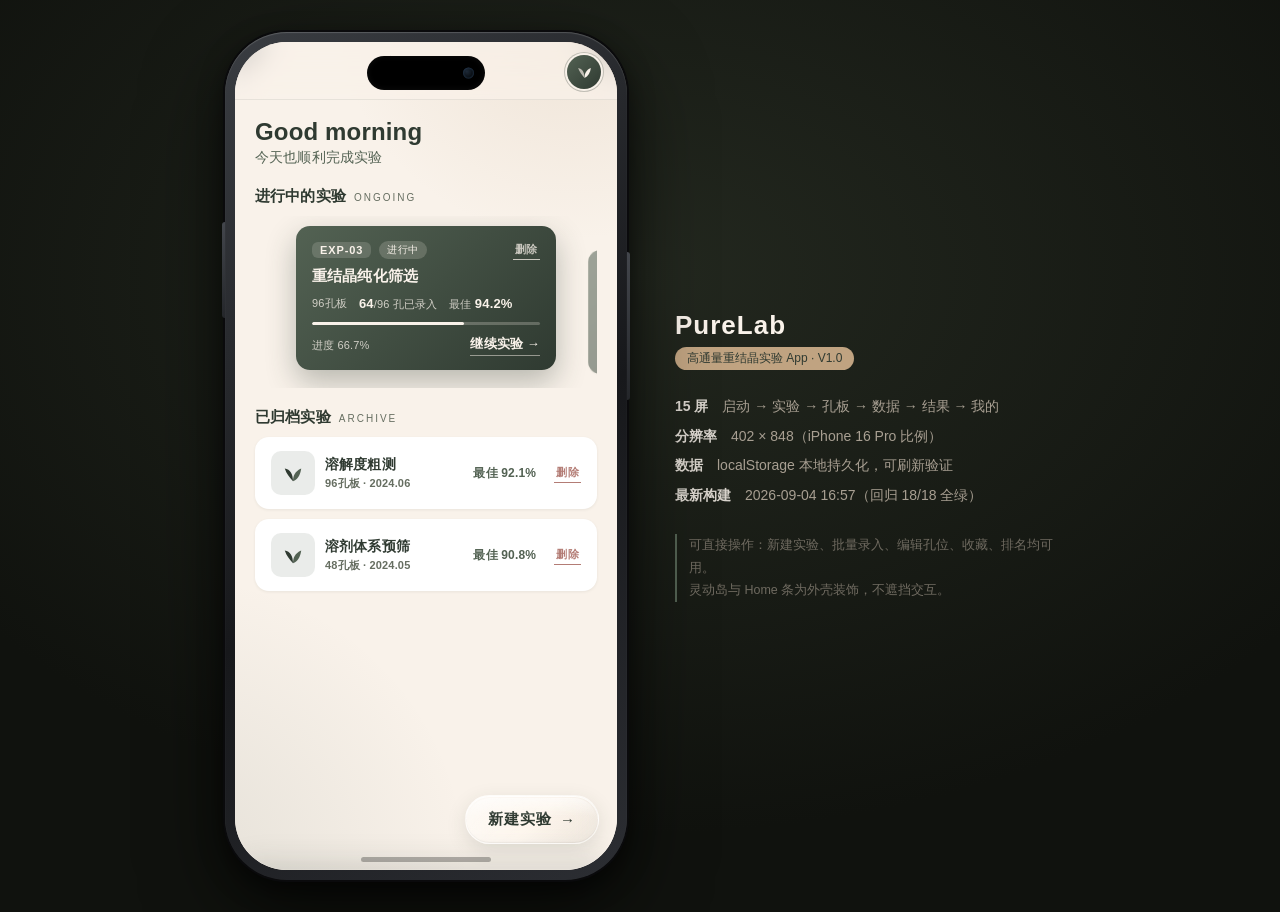
<file: preview_phone.html>
<!DOCTYPE html>
<html lang="zh-CN" data-page-node-id="1ZG9mVAOeTL7yh0ANyd7Pj">
<head data-page-node-id="fY5u9R3kEyqqefc980LsHy">
<meta charset="UTF-8" data-page-node-id="e7UTB5jyc4GwLNqctpgBds">
<meta name="viewport" content="width=device-width, initial-scale=1.0" data-page-node-id="PiGN1yllYTS3WkMICE2TrG">
<title>PureLab 手机壳预览</title>
<style>
  * { margin: 0; padding: 0; box-sizing: border-box; }
  body {
    min-height: 100vh;
    background: radial-gradient(1200px 800px at 50% 30%, #23281f 0%, #10120e 70%);
    display: flex;
    align-items: center;
    justify-content: center;
    font-family: "PingFang SC", "Microsoft YaHei", sans-serif;
    padding: 32px 16px;
  }
  .stage { display: flex; align-items: center; gap: 48px; flex-wrap: wrap; justify-content: center; }

  /* ---------- 手机壳 ---------- */
  .phone {
    position: relative;
    width: 402px;
    height: 848px;
    background: linear-gradient(145deg, #3a3d42 0%, #17181b 55%, #2c2e33 100%);
    border-radius: 62px;
    padding: 10px;
    box-shadow:
      0 0 0 2px #0a0a0c,
      0 30px 80px rgba(0,0,0,.65),
      0 8px 24px rgba(0,0,0,.5),
      inset 0 1px 1px rgba(255,255,255,.18);
    flex-shrink: 0;
  }
  /* 侧边实体键 */
  .phone::before {
    content: "";
    position: absolute;
    left: -3px; top: 190px;
    width: 3px; height: 96px;
    background: linear-gradient(#43464c, #24262a);
    border-radius: 3px 0 0 3px;
  }
  .phone::after {
    content: "";
    position: absolute;
    right: -3px; top: 220px;
    width: 3px; height: 148px;
    background: linear-gradient(#43464c, #24262a);
    border-radius: 0 3px 3px 0;
  }
  .screen {
    position: relative;
    width: 100%; height: 100%;
    border-radius: 52px;
    overflow: hidden;
    background: #F9F2EA;
  }
  .screen iframe {
    width: 100%; height: 100%;
    border: 0;
    display: block;
  }
  /* 灵动岛 */
  .island {
    position: absolute;
    top: 14px; left: 50%;
    transform: translateX(-50%);
    width: 118px; height: 34px;
    background: #000;
    border-radius: 20px;
    z-index: 5;
    box-shadow: inset 0 0 6px rgba(255,255,255,.06);
  }
  .island::after {
    content: "";
    position: absolute;
    right: 11px; top: 50%;
    transform: translateY(-50%);
    width: 11px; height: 11px;
    border-radius: 50%;
    background: radial-gradient(circle at 35% 35%, #1e2a38 0%, #0a0f14 60%);
    box-shadow: inset 0 0 2px rgba(90,140,200,.5);
  }
  /* Home 指示条 */
  .home-bar {
    position: absolute;
    bottom: 8px; left: 50%;
    transform: translateX(-50%);
    width: 130px; height: 5px;
    border-radius: 3px;
    background: rgba(0,0,0,.28);
    z-index: 5;
    pointer-events: none;
  }

  /* ---------- 信息栏 ---------- */
  .info {
    color: #cfc8bd;
    max-width: 380px;
  }
  .info h1 {
    font-size: 26px;
    color: #F9F2EA;
    letter-spacing: 1px;
    margin-bottom: 6px;
  }
  .info .tag {
    display: inline-block;
    font-size: 12px;
    color: #2F3A31;
    background: #C0A381;
    padding: 3px 12px;
    border-radius: 20px;
    margin-bottom: 22px;
  }
  .info ul { list-style: none; font-size: 14px; line-height: 2.1; color: #a89f92; }
  .info li b { color: #d8d3cc; font-weight: 600; }
  .hint {
    margin-top: 24px;
    font-size: 12.5px;
    line-height: 1.8;
    color: #6f6a60;
    border-left: 2px solid #536253;
    padding-left: 12px;
  }
  @media (max-width: 900px) { .info { display: none; } }
</style>
</head>
<body data-page-node-id="6AA0Ou96PUuipOcBvty1Mk">
  <div class="stage" data-page-node-id="77jDHw8AGmJxG70kaqW5xi">
    <div class="phone" data-page-node-id="NmM6lZTUbPtHVaLpcQsIS1">
      <div class="screen" data-page-node-id="WfUp7QGdfWUzYR9dR9lC65">
        <iframe src="purelab-apk/app/assets/www/index.html?t=1788694804" title="PureLab" name="purelab" data-page-node-id="4zTOloVzeAh35GfmAIr7yW"></iframe>
        <div class="island" data-page-node-id="8siF9oDEIDBE8X4gIB0HFn"></div>
        <div class="home-bar" data-page-node-id="uOIYEIfcBvyDKcXQueHqJk"></div>
      </div>
    </div>
    <div class="info" data-page-node-id="0urbCFoUByQbiy0pergIMP">
      <h1 data-page-node-id="NTeI6kPJ3U7BykA6k0SwWB">PureLab</h1>
      <span class="tag" data-page-node-id="JPGsOqF6rAxOetWnhe8Fhf">高通量重结晶实验 App · V1.0</span>
      <ul data-page-node-id="2tx9Ik6AU2jnoa7T2ZiQGy">
        <li data-page-node-id="lRGkGINryCQvKR3AFvQAjH"><b data-page-node-id="kwqgbUvJE9aYy18RwVMTbg">15 屏</b>　启动 → 实验 → 孔板 → 数据 → 结果 → 我的</li>
        <li data-page-node-id="8jPHHr602AR6IcPkHHuISx"><b data-page-node-id="ocJDCiie4c7VzZESglYVnk">分辨率</b>　402 × 848（iPhone 16 Pro 比例）</li>
        <li data-page-node-id="Y1BnuC4aTNg8OGZFgbocBs"><b data-page-node-id="GVBb6a169EvejFbUuaamsJ">数据</b>　localStorage 本地持久化，可刷新验证</li>
        <li data-page-node-id="TAjaBwGiAmHNM1S8Z45txf"><b data-page-node-id="PYSyb9tTP6x8SAB8CaL3ci">最新构建</b>　2026-09-04 16:57（回归 18/18 全绿）</li>
      </ul>
      <div class="hint" data-page-node-id="nQ8XrGuuG1wi9Tg2lX9IPY">
        可直接操作：新建实验、批量录入、编辑孔位、收藏、排名均可用。<br data-page-node-id="igqgIBWfbLx7FUyRSBI3Ny">
        灵动岛与 Home 条为外壳装饰，不遮挡交互。
      </div>
    </div>
  </div>
</body>
</html>
</file>
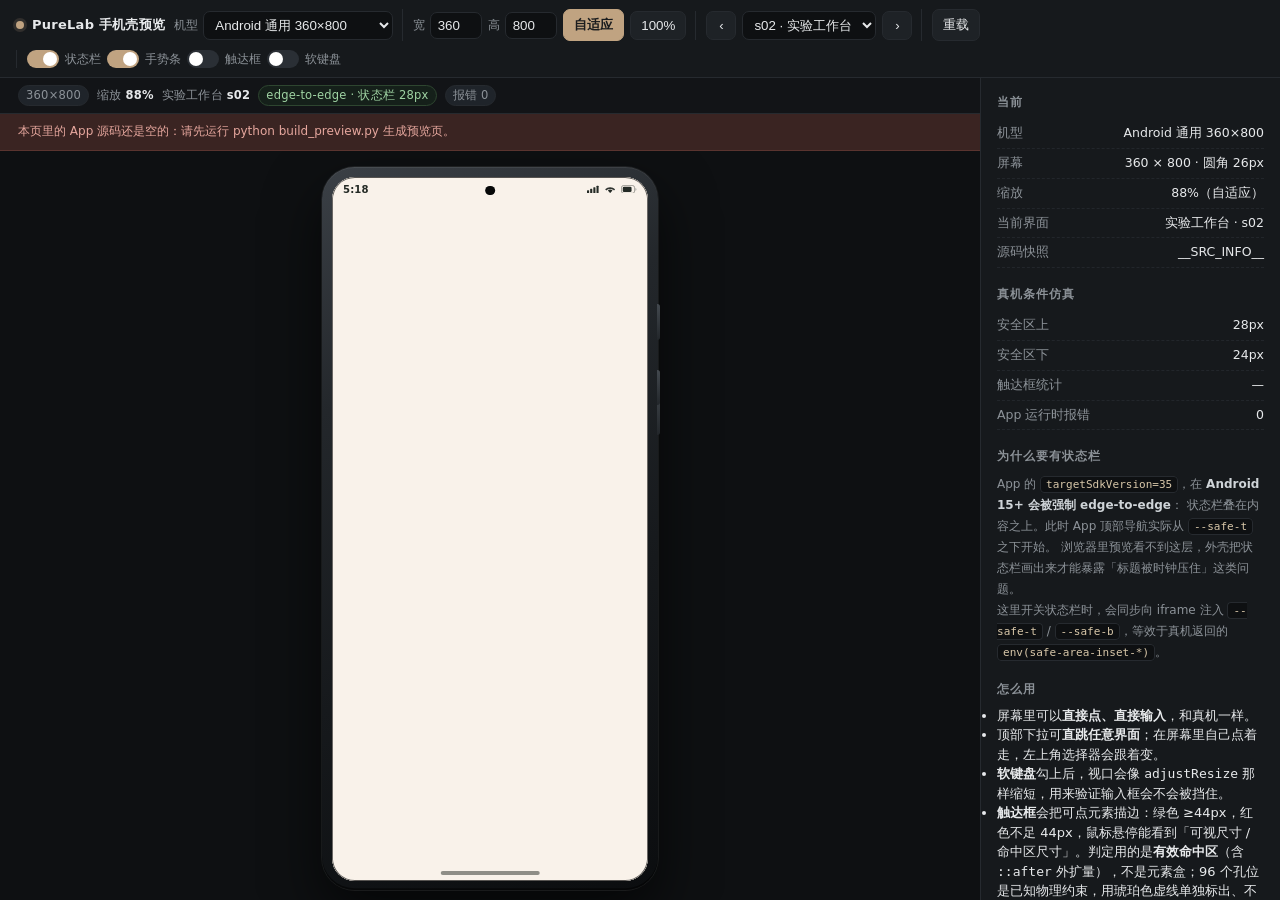
<file: preview_shell.html>
<!DOCTYPE html>
<html lang="zh-CN">
<head>
<meta charset="UTF-8">
<meta name="viewport" content="width=device-width,initial-scale=1">
<title>PureLab · 手机壳预览</title>
<style>
/* ============================================================
   PureLab 手机壳预览 —— 改代码后不装 APK 也能看真实效果
   本文件是「外壳模板」，真正的 App 源码不在这里：
     build_preview.py 会把 app/assets/www/ 的 index.html + app.css + app.js
     内联成一份 HTML、base64 编码后填进下面的 CONFIG.appB64 占位符，
     生成自包含的 preview.html。
   为什么要自包含：预览页与 App 必须同源才能跳屏 / 注入安全区，
     而 srcdoc 装载的内联文档天然与父页同源 ——
     于是 file://、http://、WorkBuddy 侧边栏预览三种环境都能直接用，不必起服务。
   适配新 App：改 CONFIG.screens / CONFIG.storeKey，并把 APP 三项路径改掉。
   ============================================================ */
:root{
  --pz-bg:#0E1012; --pz-panel:#16191C; --pz-line:#262A2F;
  --pz-ink:#E7E9EB; --pz-dim:#8C9298; --pz-acc:#C0A381;
  --pz-ok:#5E9E63; --pz-bad:#C0554C;
  --bezel:11px;
}
*{box-sizing:border-box;margin:0;padding:0}
html,body{height:100%}
body{
  background:var(--pz-bg);color:var(--pz-ink);
  font:13px/1.5 -apple-system,"Segoe UI","Microsoft YaHei",system-ui,sans-serif;
  display:flex;flex-direction:column;overflow:hidden;
}

/* ---------------- 顶部工具条 ---------------- */
.bar{display:flex;align-items:center;gap:9px;flex-wrap:wrap;
  padding:9px 16px;background:var(--pz-panel);border-bottom:1px solid var(--pz-line);z-index:5}
.brand{display:flex;align-items:center;gap:8px;font-weight:600;letter-spacing:.02em}
.brand i{width:8px;height:8px;border-radius:50%;background:var(--pz-acc);box-shadow:0 0 0 3px rgba(192,163,129,.16)}
.grp{display:flex;align-items:center;gap:6px;padding-left:10px;border-left:1px solid var(--pz-line)}
.grp.first{border-left:0;padding-left:0}
label.f{display:flex;align-items:center;gap:5px;color:var(--pz-dim);font-size:12px}
select,input[type=number]{background:#0E1012;color:var(--pz-ink);border:1px solid var(--pz-line);
  border-radius:7px;padding:5px 7px;font:12px/1.4 inherit;outline:none;max-width:190px}
input[type=number]{width:52px;text-align:center;padding:5px 4px}
select:focus,input:focus{border-color:var(--pz-acc)}
button.btn{background:#1E2226;color:var(--pz-ink);border:1px solid var(--pz-line);
  border-radius:7px;padding:6px 10px;font:12px/1 inherit;cursor:pointer;white-space:nowrap;transition:background .16s,border-color .16s}
button.btn:hover{background:#262B30;border-color:#3A424C}
button.btn:active{transform:translateY(1px)}
button.btn.on{background:var(--pz-acc);color:#1A1C1E;border-color:var(--pz-acc);font-weight:600}
button.btn.ico{min-width:30px;padding:6px 9px;text-align:center}
button.btn.warn:hover{background:#3A2422;border-color:#5A342F;color:#E6A79E}
.sw{display:inline-flex;align-items:center;gap:6px;color:var(--pz-dim);font-size:12px;
  cursor:pointer;white-space:nowrap;user-select:none}
.sw input{appearance:none;-webkit-appearance:none;width:32px;height:18px;border-radius:999px;
  background:#2A2F35;position:relative;cursor:pointer;transition:background .18s;flex:0 0 auto}
.sw input:checked{background:var(--pz-acc)}
.sw input::after{content:'';position:absolute;left:2px;top:2px;width:14px;height:14px;border-radius:50%;
  background:#fff;transition:transform .18s}
.sw input:checked::after{transform:translateX(14px)}

/* ---------------- 舞台 ---------------- */
.stage{flex:1;display:grid;grid-template-columns:1fr 300px;min-height:0}
.work{display:flex;flex-direction:column;min-width:0;min-height:0}
.hud{display:flex;align-items:center;gap:8px;flex-wrap:wrap;
  padding:7px 18px;font-size:11.5px;color:var(--pz-dim);
  border-bottom:1px solid var(--pz-line);background:#121417;letter-spacing:.02em}
.hud b{color:var(--pz-ink);font-weight:600}
.hud .tag{padding:1px 7px;border-radius:999px;background:#1F242A;border:1px solid var(--pz-line)}
.hud .tag.ok{color:#9FD3A3;border-color:#2E4630;background:#15201A}
.hud .tag.bad{color:#E6A79E;border-color:#4A2B27;background:#201514}
.warn{display:none;padding:8px 18px;background:#3A2422;border-bottom:1px solid #5A342F;
  color:#E6A79E;font-size:12px;line-height:1.65}
.canvas{flex:1;overflow:auto;display:flex;justify-content:center;align-items:flex-start;padding:16px 18px 26px}
.zoomer{flex:0 0 auto;transform-origin:top center}

/* ---------------- 手机壳 ---------------- */
.device{position:relative;padding:var(--bezel);
  border-radius:calc(var(--r,26px) + var(--bezel));
  background:linear-gradient(155deg,#3B4046 0%,#23272B 28%,#16191C 62%,#0B0D0F 100%);
  box-shadow:
    0 0 0 1px rgba(255,255,255,.075),
    0 28px 64px rgba(0,0,0,.62),
    0 1px 0 rgba(255,255,255,.07) inset,
    0 -2px 0 rgba(0,0,0,.55) inset;}
.device::after{content:'';position:absolute;inset:var(--bezel);border-radius:var(--r,26px);
  pointer-events:none;box-shadow:0 0 0 1px rgba(0,0,0,.65) inset}
.pwr,.vol{position:absolute;right:-2px;width:3px;border-radius:0 3px 3px 0;
  background:linear-gradient(180deg,#43494F,#22262A)}
.pwr{top:30%;height:58px}
.vol{top:19%;height:40px}
.vol2{position:absolute;right:-2px;top:28%;width:3px;height:40px;border-radius:0 3px 3px 0;
  background:linear-gradient(180deg,#43494F,#22262A)}

.screen{position:relative;width:var(--w,360px);height:var(--h,800px);
  border-radius:var(--r,26px);overflow:hidden;background:#F9F2EA}
.viewport{position:absolute;left:0;top:0;width:100%;height:100%;background:#F9F2EA}
.screen iframe{width:100%;height:100%;border:0;display:block;background:#F9F2EA}

/* 刘海 / 挖孔 */
.cam{position:absolute;z-index:8;left:50%;transform:translateX(-50%);
  background:#070808;pointer-events:none;box-shadow:0 0 0 1px rgba(255,255,255,.07)}
.cam.punch{top:var(--camtop,10px);width:11px;height:11px;border-radius:50%}
.cam.island{top:11px;width:86px;height:25px;border-radius:14px}
.cam.notch{top:0;width:152px;height:25px;border-radius:0 0 15px 15px}
.cam.none{display:none}

/* 状态栏 */
.sbar{position:absolute;left:0;right:0;top:0;height:var(--sbar,28px);z-index:7;
  display:flex;align-items:center;justify-content:space-between;
  padding:0 13px;pointer-events:none;font-size:11.5px;font-weight:600;letter-spacing:.01em;
  color:var(--sbar-ink,#242A25);text-shadow:0 0 3px rgba(249,242,234,.55)}
.sbar .r{display:flex;align-items:center;gap:5px;height:100%}
.sbar svg{display:block;fill:currentColor}
.sbar.hide{display:none}
.sbar .t{padding-top:1px}

/* 手势条 */
.gbar{position:absolute;left:50%;transform:translateX(-50%);bottom:7px;z-index:7;
  width:112px;height:4px;border-radius:999px;background:rgba(38,44,39,.5);pointer-events:none}
.gbar.hide{display:none}

/* 软键盘仿真 */
.kb{position:absolute;left:0;right:0;bottom:0;z-index:9;display:none;
  padding:8px 5px 7px;background:linear-gradient(180deg,#D7D4CD,#C9C5BC);
  box-shadow:0 -1px 0 rgba(255,255,255,.5) inset}
.kb.on{display:block}
.kb .row{display:flex;gap:4px;justify-content:center;margin-bottom:5px}
.kb .row:last-child{margin-bottom:0}
.kb .k{flex:1;max-width:34px;height:30px;border-radius:5px;background:rgba(255,255,255,.92);
  box-shadow:0 1px 0 rgba(0,0,0,.16);font:11px/30px -apple-system,system-ui,sans-serif;
  text-align:center;color:#3A3F45}
.kb .k.sp{max-width:none;flex:4;font-size:10px;color:#7A8086}
.kb .k.dim{background:rgba(255,255,255,.55);color:transparent}

/* ---------------- 侧栏 ---------------- */
.panel{background:var(--pz-panel);border-left:1px solid var(--pz-line);overflow:auto;padding:14px 16px 34px}
.panel h3{font-size:11.5px;font-weight:600;color:var(--pz-dim);letter-spacing:.09em;
  text-transform:uppercase;margin:18px 0 8px}
.panel h3:first-child{margin-top:2px}
.kv{display:flex;justify-content:space-between;gap:12px;padding:5px 0;
  border-bottom:1px dashed #22262B;font-size:12.5px}
.kv span:first-child{color:var(--pz-dim);white-space:nowrap}
.kv span:last-child{text-align:right;word-break:break-word}
.note{font-size:12px;color:var(--pz-dim);line-height:1.75}
.note b{color:#CFD4D8;font-weight:600}
.note code{background:#0E1012;border:1px solid var(--pz-line);border-radius:4px;
  padding:1px 5px;font:.92em/1.5 Consolas,Menlo,monospace;color:#D8C7A9}
.note ul{margin:6px 0 0 15px}
.note li{margin-bottom:4px}

@media (max-width:940px){
  .stage{grid-template-columns:1fr}
  .panel{display:none}
}
/* 侧边栏预览栏通常只有 350–500px 宽：收起次要控件，别让工具条堆成好几行 */
@media (max-width:820px){
  .bar{padding:7px 10px;gap:6px}
  .bar .opt{display:none}
  .hud{padding:6px 12px}
  .canvas{padding:12px 10px 20px}
  .brand{font-size:12.5px}
}
body.solo .bar,body.solo .panel,body.solo .hud{display:none}
body.solo .stage{grid-template-columns:1fr}
</style>
</head>
<body>

<header class="bar">
  <div class="brand"><i></i>PureLab 手机壳预览</div>

  <div class="grp first">
    <label class="f">机型
      <select id="dev"></select>
    </label>
  </div>

  <div class="grp">
    <label class="f opt">宽 <input type="number" id="cw" step="1"></label>
    <label class="f opt">高 <input type="number" id="ch" step="1"></label>
    <button class="btn" id="btn-fit" title="按窗口高度自动缩放">自适应</button>
    <button class="btn opt" id="btn-100">100%</button>
  </div>

  <div class="grp">
    <button class="btn ico" id="btn-prev" title="上一屏">‹</button>
    <label class="f"><select id="scsel"></select></label>
    <button class="btn ico" id="btn-next" title="下一屏">›</button>
  </div>

  <div class="grp">
    <button class="btn" id="btn-reload" title="重新加载 App（保留数据）">重载</button>
    <button class="btn warn" id="btn-reset" title="清空 localStorage 并重新种演示数据">重置数据</button>
  </div>

  <div class="grp">
    <label class="sw"><input type="checkbox" id="sw-sbar" checked>状态栏</label>
    <label class="sw"><input type="checkbox" id="sw-gbar" checked>手势条</label>
    <label class="sw opt"><input type="checkbox" id="sw-tap">触达框</label>
    <label class="sw opt"><input type="checkbox" id="sw-kb">软键盘</label>
  </div>
</header>

<main class="stage">
  <section class="work">
    <div class="hud" id="hud"></div>
    <div class="warn" id="warn"></div>
    <div class="canvas" id="canvas">
      <div class="zoomer" id="zoomer">
        <div class="device" id="device">
          <div class="pwr"></div><div class="vol"></div><div class="vol2"></div>
          <div class="screen" id="screen">
            <div class="viewport" id="viewport">
              <iframe id="app" title="PureLab"></iframe>
            </div>
            <div class="kb" id="kb"></div>
            <div class="cam punch none" id="cam"></div>
            <div class="sbar" id="sbar">
              <span class="t" id="sb-time">9:41</span>
              <span class="r" id="sb-icons"></span>
            </div>
            <div class="gbar" id="gbar"></div>
          </div>
        </div>
      </div>
    </div>
  </section>

  <aside class="panel">
    <h3>当前</h3>
    <div class="kv"><span>机型</span><span id="i-dev">—</span></div>
    <div class="kv"><span>屏幕</span><span id="i-size">—</span></div>
    <div class="kv"><span>缩放</span><span id="i-zoom">—</span></div>
    <div class="kv"><span>当前界面</span><span id="i-screen">—</span></div>
    <div class="kv"><span>源码快照</span><span id="i-hash">—</span></div>

    <h3>真机条件仿真</h3>
    <div class="kv"><span>安全区上</span><span id="i-sat">—</span></div>
    <div class="kv"><span>安全区下</span><span id="i-sab">—</span></div>
    <div class="kv"><span>触达框统计</span><span id="i-tap">—</span></div>
    <div class="kv"><span>App 运行时报错</span><span id="i-err">0</span></div>

    <h3>为什么要有状态栏</h3>
    <p class="note">
      App 的 <code>targetSdkVersion=35</code>，在 <b>Android 15+ 会被强制 edge-to-edge</b>：
      状态栏叠在内容之上。此时 App 顶部导航实际从 <code>--safe-t</code> 之下开始。
      浏览器里预览看不到这层，外壳把状态栏画出来才能暴露「标题被时钟压住」这类问题。<br>
      这里开关状态栏时，会同步向 iframe 注入
      <code>--safe-t</code> / <code>--safe-b</code>，等效于真机返回的
      <code>env(safe-area-inset-*)</code>。
    </p>

    <h3>怎么用</h3>
    <p class="note">
      <ul>
        <li>屏幕里可以<b>直接点、直接输入</b>，和真机一样。</li>
        <li>顶部下拉可<b>直跳任意界面</b>；在屏幕里自己点着走，左上角选择器会跟着变。</li>
        <li><b>软键盘</b>勾上后，视口会像 <code>adjustResize</code> 那样缩短，用来验证输入框会不会被挡住。</li>
        <li><b>触达框</b>会把可点元素描边：绿色 ≥44px，红色不足 44px，鼠标悬停能看到「可视尺寸 / 命中区尺寸」。判定用的是<b>有效命中区</b>（含 <code>::after</code> 外扩量），不是元素盒；96 个孔位是已知物理约束，用琥珀色虚线单独标出、不计入「不足」统计。</li>
        <li>数据存在浏览器 localStorage，<b>与手机上的数据互不影响</b>；「重置数据」回到演示状态。</li>
        <li>应用锁定竖屏，所以这里不做横屏预览。</li>
      </ul>
    </p>

    <h3>为什么不用起服务</h3>
    <p class="note">
      本页是<b>自包含单文件</b>：App 的 <code>index.html</code> + <code>app.css</code> + <code>app.js</code>
      已被内联、base64 编码后写在本页里，用 <code>srcdoc</code> 装进手机屏幕。
      <code>srcdoc</code> 的文档天然与父页同源，所以跳屏、安全区注入、触达框都能用 ——
      <b>WorkBuddy 侧边栏预览、直接双击打开、挂到 http 上都行，不必起本地服务。</b>
    </p>

    <h3>改完 App 源码之后</h3>
    <p class="note">
      预览页里用的是生成时的快照。改完 <code>app/assets/www/</code> 下的文件后，
      重跑一次 <code>python build_preview.py</code>，它会把最新的 HTML/CSS/JS 重新打进本页。
    </p>

    <h3>快捷键</h3>
    <p class="note">
      <code>Alt</code> + <code>←</code> / <code>→</code> 切上下界面 ·
      <code>Alt</code> + <code>R</code> 重载 · <code>Alt</code> + <code>0</code> 自适应缩放
    </p>

    <h3>出问题了？</h3>
    <p class="note">
      顶部出现红色提示条 = 预览环境不允许脚本访问屏幕内的文档。
      本页用 <code>srcdoc</code> 装载，正常应同源；若真被拦，把 <code>preview.html</code>
      放到本地 http 下打开即可（同源规则会放行）。
    </p>
  </aside>
</main>

<script>
/* ============================ CONFIG ============================ */
var CONFIG = {
  /* App 入口 HTML 的 base64 —— 由 build_preview.py 注入，不要手改。
     内容是 app/assets/www/ 的 index.html，其中 <link>/<script> 已换成内联的样式与脚本。 */
  appB64: '__APP_B64__',

  /* 界面清单：[id, 中文名, 英文名]，顺序决定 ‹ › 的走向 */
  screens: [
    ['s02', '实验工作台',   'WORKSPACE'],
    ['s03', '新建实验',     'NEW EXPERIMENT'],
    ['s04', '条件设置',     'CONDITIONS'],
    ['s05', '孔板分配',     'PLATE MAP'],
    ['s06', '确认设置',     'CONFIRM'],
    ['s07', '实验详情',     'RUN'],
    ['s08', '孔板记录',     'WELL RECORD'],
    ['s09', '批量录入',     'BATCH ENTRY'],
    ['s10', '单孔详情',     'WELL DETAIL'],
    ['s11', '结果总览',     'RESULTS'],
    ['s12', '最佳条件',     'KEY CONDITION'],
    ['s13', '结果排名',     'RANKING'],
    ['s14', '试剂库',       'REAGENTS'],
    ['s15', '我的',         'PROFILE'],
    ['s16', '实验总览',     'EXPERIMENTS']
  ],

  /* 「重置数据」要清掉的 localStorage key */
  storeKey: 'purelab_db',

  /* 生成时间 + 源码快照哈希（build_preview.py 注入），用来判断预览页是否已过期 */
  srcInfo: '__SRC_INFO__'
};

/* UTF-8 安全的 base64 解码；只解一次，之后复用 */
var _appHtml = null;
function appHtml() {
  if (_appHtml) return _appHtml;
  var b64 = CONFIG.appB64;
  if (!b64 || b64.length < 100) return '';   /* 还没被 build_preview.py 注入 */
  var bin = atob(b64), n = bin.length, bytes = new Uint8Array(n);
  for (var i = 0; i < n; i++) bytes[i] = bin.charCodeAt(i);
  _appHtml = new TextDecoder('utf-8').decode(bytes);
  return _appHtml;
}

/* 机型预设：w/h 为 CSS 像素（= Android 的 dp），r 为屏幕圆角，bar 为状态栏高度 */
var DEVICES = [
  {id:'and360', name:'Android 通用 360×800', w:360, h:800,  r:26, cam:'punch',  camtop:10, bar:28, syst:28, sysb:24},
  {id:'and412', name:'Pixel 7 412×915',      w:412, h:915,  r:32, cam:'punch',  camtop:11, bar:28, syst:28, sysb:24},
  {id:'and432', name:'大屏 Android 432×960',  w:432, h:960,  r:34, cam:'punch',  camtop:12, bar:30, syst:30, sysb:24},
  {id:'ip393',  name:'iPhone 15 393×852',    w:393, h:852,  r:48, cam:'island', camtop:0,  bar:54, syst:52, sysb:34},
  {id:'ip390',  name:'iPhone 14 390×844',    w:390, h:844,  r:44, cam:'notch',  camtop:0,  bar:47, syst:46, sysb:34},
  {id:'se375',  name:'iPhone SE 375×667',    w:375, h:667,  r:18, cam:'none',   camtop:0,  bar:20, syst:20, sysb:0},
  {id:'sm320',  name:'小屏 320×640（回归）',   w:320, h:640,  r:18, cam:'none',   camtop:0,  bar:24, syst:24, sysb:20},
  {id:'tab768', name:'平板 768×1024（看 460 上限）', w:768, h:1024, r:22, cam:'none', camtop:0, bar:28, syst:28, sysb:24}
];

/* ============================ 状态 ============================ */
var BEZEL = 11;
var $ = function (id) { return document.getElementById(id); };
var ifr = $('app'), device = $('device'), zoomer = $('zoomer'),
    canvas = $('canvas'), viewport = $('viewport'), screenEl = $('screen');

var dev = DEVICES[0], zoom = 1, autoFit = true, curIdx = 0, errCount = 0, mo = null;

/* ============================ 状态栏图标 ============================ */
function icons() {
  return '<svg width="15" height="10" viewBox="0 0 15 10">'
       +   '<rect x="0" y="6" width="2.4" height="4" rx=".6"/>'
       +   '<rect x="3.6" y="4.4" width="2.4" height="5.6" rx=".6"/>'
       +   '<rect x="7.2" y="2.6" width="2.4" height="7.4" rx=".6"/>'
       +   '<rect x="10.8" y=".8" width="2.4" height="9.2" rx=".6"/>'
       + '</svg>'
       + '<svg width="14" height="10" viewBox="0 0 14 10">'
       +   '<path d="M7 9.2 4.4 6.3a3.9 3.9 0 0 1 5.2 0L7 9.2z"/>'
       +   '<path d="M7 4.6c1.7 0 3.2.6 4.4 1.7l1.3-1.5A8.5 8.5 0 0 0 7 2.5 8.5 8.5 0 0 0 1.3 4.8l1.3 1.5A6.4 6.4 0 0 1 7 4.6z" opacity=".95"/>'
       + '</svg>'
       + '<svg width="18" height="10" viewBox="0 0 18 10">'
       +   '<rect x=".5" y=".5" width="15" height="9" rx="2.6" fill="none" stroke="currentColor" stroke-opacity=".45"/>'
       +   '<rect x="2" y="2" width="10" height="6" rx="1.5"/>'
       +   '<path d="M16.6 3.4v3.2a1.9 1.9 0 0 0 0-3.2z" opacity=".5"/>'
       + '</svg>';
}

/* 键盘图形 */
function buildKb() {
  var rows = ['QWERTYUIOP', 'ASDFGHJKL', 'ZXCVBNM'];
  var h = '';
  rows.forEach(function (r) {
    h += '<div class="row">';
    for (var i = 0; i < r.length; i++) h += '<span class="k">' + r[i] + '</span>';
    h += '</div>';
  });
  h += '<div class="row"><span class="k sp">空格</span></div>';
  $('kb').innerHTML = h;
}

/* ============================ 尺寸 / 缩放 ============================ */
function setDevice(i, keepCustom) {
  dev = DEVICES[i];
  device.style.setProperty('--w', dev.w + 'px');
  device.style.setProperty('--h', dev.h + 'px');
  device.style.setProperty('--r', dev.r + 'px');
  $('cam').className = 'cam ' + dev.cam;
  if (dev.cam === 'punch') $('cam').style.setProperty('--camtop', dev.camtop + 'px');
  $('sbar').style.setProperty('--sbar', dev.bar + 'px');
  if (!keepCustom) { $('cw').value = dev.w; $('ch').value = dev.h; }
  applySafe();
  fit();
}

function setWH(w, h) {
  dev = Object.assign({}, dev, { w: w, h: h });
  device.style.setProperty('--w', w + 'px');
  device.style.setProperty('--h', h + 'px');
  applySafe();
  fit();
}

function fit() {
  var c = canvas.getBoundingClientRect();
  var dw = dev.w + BEZEL * 2, dh = dev.h + BEZEL * 2;
  var kbH = $('sw-kb').checked ? 262 : 0;
  if (autoFit) {
    zoom = Math.min(1, (c.height - 44) / dh, (c.width - 40) / dw);
    zoom = Math.max(0.25, Math.round(zoom * 100) / 100);
  }
  zoomer.style.zoom = zoom;
  hud();
}

/* ============================ 真机条件注入 ============================ */
function applySafe() {
  var d = ifr.contentDocument;
  if (!d || !d.documentElement) return;
  var st = $('sw-sbar').checked ? dev.syst : 0;
  var sb = $('sw-gbar').checked ? dev.sysb : 0;
  d.documentElement.style.setProperty('--safe-t', st + 'px');
  d.documentElement.style.setProperty('--safe-b', sb + 'px');
  $('sbar').classList.toggle('hide', !$('sw-sbar').checked);
  $('gbar').classList.toggle('hide', !$('sw-gbar').checked);
  $('i-sat').textContent = st + 'px';
  $('i-sab').textContent = sb + 'px';
}

function applyKb() {
  var on = $('sw-kb').checked;
  $('kb').classList.toggle('on', on);
  var kbH = on ? 262 : 0;
  viewport.style.height = kbH ? 'calc(100% - ' + kbH + 'px)' : '100%';
  screenEl.style.setProperty('--sbar', on ? '0px' : dev.bar + 'px');
  $('sbar').style.setProperty('--sbar', (on ? 0 : dev.bar) + 'px');
  if (on) {
    try {
      var d = ifr.contentDocument, a = d.activeElement;
      if (a && /INPUT|TEXTAREA/.test(a.tagName)) a.scrollIntoView({ block: 'center', behavior: 'smooth' });
    } catch (e) { /* 忽略 */ }
  }
  fit();
}

/* ============================ 触达框覆盖层 ============================ */
var TAP_SEL = 'button,a,input,select,textarea,[data-go],[data-back],.text-act,.chip,.well,'
            + '.exp-del,.arch-del,.seg-item,.combo-act,.combo-drag,.ghost-add,.mini-act,'
            + '.rank-row,.nav-back,.nav-text,.nav-avatar,.nav-chip,.frow.check,.switch';

/* 元素的「有效命中区」：元素盒 + ::after 负向 inset 外扩量
   （App 用 ::after{inset:-Npx} 把命中区扩到 44px，视觉几何不动，
     只量元素盒会把已经合格的控件误判成不足 44px） */
function effBox(el) {
  var r = el.getBoundingClientRect();
  var w = r.width, h = r.height;
  try {
    var af = getComputedStyle(el, '::after');
    if (af && af.content !== 'none' && af.position === 'absolute') {
      var t = parseFloat(af.top), ri = parseFloat(af.right),
          b = parseFloat(af.bottom), le = parseFloat(af.left);
      if (le < 0) w -= le;
      if (ri < 0) w -= ri;
      if (t < 0)  h -= t;
      if (b < 0)  h -= b;
      var aw = parseFloat(af.width), ah = parseFloat(af.height);
      if (!isNaN(aw) && aw > w) w = aw;
      if (!isNaN(ah) && ah > h) h = ah;
    }
  } catch (e) { /* 忽略 */ }
  return { w: Math.round(w), h: Math.round(h) };
}

function overlay() {
  var d = ifr.contentDocument;
  if (!d) return;
  d.querySelectorAll('[data-pz-out]').forEach(function (el) {
    el.style.outline = ''; el.style.outlineOffset = ''; el.removeAttribute('data-pz-out');
    el.removeAttribute('title');
  });
  if (!$('sw-tap').checked) { $('i-tap').textContent = '—'; return; }
  var n = 0, bad = 0, wells = 0;
  d.querySelectorAll(TAP_SEL).forEach(function (el) {
    var cs = getComputedStyle(el);
    if (cs.display === 'none' || cs.visibility === 'hidden') return;
    var r = el.getBoundingClientRect();
    if (r.width < 2 || r.height < 2) return;
    el.setAttribute('data-pz-out', '1');
    /* 96 孔板单孔是已知物理约束（8×12 板 + 手机宽），单独计数、不混进「不足 44px」 */
    if (el.classList.contains('well')) {
      el.style.outline = '1px dashed rgba(192,163,129,.7)';
      el.style.outlineOffset = '0';
      wells++;
      return;
    }
    var e = effBox(el);
    var ok = e.w >= 44 && e.h >= 44;
    el.style.outline = ok ? '1px solid rgba(94,158,99,.9)' : '1.5px solid rgba(192,85,76,.95)';
    el.style.outlineOffset = '2px';
    el.title = '可视 ' + Math.round(r.width) + '×' + Math.round(r.height)
             + ' · 命中区 ' + e.w + '×' + e.h + (ok ? ' ✓' : ' ✗ 不足 44px');
    n++; if (!ok) bad++;
  });
  $('i-tap').textContent = n + ' 个 · 不足 44px ' + bad + ' 个 · 孔位 ' + wells + ' 个（豁免）';
}

/* ============================ 界面跳转 ============================ */
function parseHash() {
  var m = /(?:^|[#&])pz([0-9]+)/.exec(location.hash || '');
  return m ? +m[1] : 0;
}

function jump(i, silent) {
  if (i < 0 || i >= CONFIG.screens.length) return;
  curIdx = i;
  var id = CONFIG.screens[i][0];
  try {
    var w = ifr.contentWindow;
    w.show(id);
    w.stack = (id === 's02') ? ['s02'] : ['s02', id];
  } catch (e) {
    errCount++; $('i-err').textContent = errCount + '（' + id + '）';
  }
  $('scsel').value = String(i);
  if (!silent) location.hash = 'pz' + i;
  overlay();
  hud();
}

function syncFromFrame() {
  try {
    var st = ifr.contentWindow.stack;
    if (!st || !st.length) return;
    var id = st[st.length - 1];
    var i = -1;
    for (var k = 0; k < CONFIG.screens.length; k++) if (CONFIG.screens[k][0] === id) i = k;
    if (i >= 0 && i !== curIdx) { curIdx = i; $('scsel').value = String(i); hud(); }
  } catch (e) { /* 忽略 */ }
}

/* ============================ HUD / 侧栏 ============================ */
function hud() {
  var s = CONFIG.screens[curIdx];
  $('hud').innerHTML =
      '<span class="tag">' + dev.w + '×' + dev.h + '</span>'
    + '<span>缩放 <b>' + Math.round(zoom * 100) + '%</b></span>'
    + '<span>' + s[1] + ' <b>' + s[0] + '</b></span>'
    + '<span class="tag' + ($('sw-sbar').checked ? ' ok' : '') + '">'
      + ($('sw-sbar').checked ? 'edge-to-edge · 状态栏 ' + dev.syst + 'px' : '非全屏 · 系统栏挤开 WebView') + '</span>'
    + '<span class="tag' + (errCount ? ' bad' : '') + '">报错 ' + errCount + '</span>';
  $('i-dev').textContent = dev.name;
  $('i-size').textContent = dev.w + ' × ' + dev.h + ' · 圆角 ' + dev.r + 'px';
  $('i-zoom').textContent = Math.round(zoom * 100) + '%' + (autoFit ? '（自适应）' : '');
  $('i-screen').textContent = s[1] + ' · ' + s[0];
  $('i-hash').textContent = CONFIG.srcInfo;
  $('i-err').textContent = String(errCount);
}

/* ============================ iframe 生命周期 ============================ */
function onLoad() {
  var d = null;
  try { d = ifr.contentDocument; } catch (e) { d = null; }
  if (!d || !d.documentElement) {
    warn('预览环境不允许脚本访问屏幕内的文档（跨源），跳屏与安全区仿真不可用。'
       + '本页用 srcdoc 装载、正常应同源；若被拦，改用 file:// 直接打开或挂到本地 http 上。');
    return;
  }
  applySafe();
  overlay();
  /* 跟屏：观察 App 内容变化，刷新触达框覆盖层（只监听结构，避免自触发） */
  try {
    if (mo) mo.disconnect();
    mo = new MutationObserver(function () {
      clearTimeout(onLoad._t);
      onLoad._t = setTimeout(function () { overlay(); syncFromFrame(); }, 140);
    });
    mo.observe(d.getElementById('app') || d.body, { childList: true, subtree: true });
  } catch (e) { /* 忽略 */ }
  /* 快捷键 */
  d.addEventListener('keydown', function (e) {
    if (!e.altKey) return;
    if (e.key === 'ArrowLeft')  { jump(curIdx - 1); e.preventDefault(); }
    if (e.key === 'ArrowRight') { jump(curIdx + 1); e.preventDefault(); }
    if (e.key === 'r' || e.key === 'R') { reload(); e.preventDefault(); }
  });
  try { ifr.contentWindow.addEventListener('error', function () { errCount++; hud(); }); } catch (e) {}
  /* 初始界面 */
  jump(parseHash() || 0, true);
}

/* 把内联的 App 源码用 srcdoc 装进手机屏幕。
   追加一个每次不同的注释，强制重新导航（等效刷新）。 */
var _stamp = 0;
function loadApp() {
  var html = appHtml();
  if (!html) {
    warn('本页里的 App 源码还是空的：请先运行 python build_preview.py 生成预览页。');
    return;
  }
  _stamp++;
  try { ifr.srcdoc = html + '\n<!-- pz-stamp:' + _stamp + ' -->'; }
  catch (e) { warn('装载失败：' + e.message); }
}
function reload() { loadApp(); }
function reset() {
  try { ifr.contentWindow.localStorage.removeItem(CONFIG.storeKey); } catch (e) {}
  loadApp();
}
function warn(msg) {
  var el = $('warn');
  if (!el) return;
  el.textContent = msg;
  el.style.display = 'block';
}

/* ============================ 绑定 ============================ */
function init() {
  if (/[?&]solo=1/.test(location.search)) document.body.classList.add('solo');

  $('sb-time').textContent = (function () {
    var d = new Date();
    return d.getHours() + ':' + String(d.getMinutes()).padStart(2, '0');
  })();
  $('sb-icons').innerHTML = icons();
  buildKb();

  var ds = $('dev');
  DEVICES.forEach(function (d, i) {
    var o = document.createElement('option');
    o.value = String(i); o.textContent = d.name;
    ds.appendChild(o);
  });
  ds.value = '0';

  var ss = $('scsel');
  CONFIG.screens.forEach(function (s, i) {
    var o = document.createElement('option');
    o.value = String(i); o.textContent = s[0] + ' · ' + s[1];
    ss.appendChild(o);
  });

  ds.onchange = function () { autoFit = true; $('btn-fit').classList.add('on'); setDevice(+ds.value); };
  ss.onchange = function () { jump(+ss.value); };
  $('cw').onchange = function () { setWH(Math.max(240, +$('cw').value || dev.w), dev.h); };
  $('ch').onchange = function () { setWH(dev.w, Math.max(360, +$('ch').value || dev.h)); };
  $('btn-prev').onclick = function () { jump(curIdx - 1); };
  $('btn-next').onclick = function () { jump(curIdx + 1); };
  $('btn-reload').onclick = reload;
  $('btn-reset').onclick = reset;
  $('btn-fit').onclick = function () { autoFit = true; $('btn-fit').classList.add('on'); $('btn-100').classList.remove('on'); fit(); hud(); };
  $('btn-100').onclick = function () { autoFit = false; zoom = 1; $('btn-100').classList.add('on'); $('btn-fit').classList.remove('on'); fit(); hud(); };
  $('sw-sbar').onchange = function () { applySafe(); hud(); };
  $('sw-gbar').onchange = function () { applySafe(); hud(); };
  $('sw-tap').onchange = overlay;
  $('sw-kb').onchange = applyKb;
  $('btn-fit').classList.add('on');

  ifr.addEventListener('load', onLoad);
  loadApp();

  window.addEventListener('resize', function () { if (autoFit) fit(); else fit(); });
  window.addEventListener('hashchange', function () { var i = parseHash(); if (i !== curIdx) jump(i, true); });
  setInterval(syncFromFrame, 500);
  setInterval(function () {
    $('sb-time').textContent = (function () {
      var d = new Date();
      return d.getHours() + ':' + String(d.getMinutes()).padStart(2, '0');
    })();
  }, 20000);

  setDevice(0);
  hud();
}

document.addEventListener('keydown', function (e) {
  if (!e.altKey) return;
  if (e.key === '0') { autoFit = true; $('btn-fit').classList.add('on'); fit(); }
});

init();
</script>
</body>
</html>
</file>
<file: purelab-apk/app/assets/www/app.css>
/* ============================================================
   PureLab Design Tokens — 全部取自设计基准板实测色板（7 色）
   背景 #F9F2EA · 墨绿主色 #2F3A31 · 暖棕点缀 #C0A381
   ============================================================ */
:root{
  --bg:#F9F2EA;
  --ink:#2F3A31;          /* 一级文字/主强调（Swatch 6） */
  --ink2:#536253;         /* 二级文字（Swatch 5） */
  --ink3:#9CA296;         /* 三级文字（Swatch 4） */
  --line:#C1BEB5;         /* 分隔线（Swatch 3） */
  --panel:#E0D8D1;        /* 浅面板（Swatch 1） */
  --panel2:#D8D3CC;       /* 次面板（Swatch 2） */
  --warm:#C0A381;         /* 状态点缀（Swatch 7）· 仅限图形与深绿底 */
  --paper:#FFFFFF;        /* 卡片纸面（中性色） */
  /* v38 文本安全级派生色：原色在米白/白底上对比度仅 2.36~2.39:1，不达 WCAG AA 4.5:1。
     以下两色为文本专用派生，原色继续承担图形/描边/深绿底文字职责。 */
  --ink3t:#666E61;        /* 4.77:1 on #F9F2EA · 5.29:1 on #FFF —— 代替 ink3 的全部文本用途 */
  --warm-ink:#7E5F36;     /* 5.29:1 on #F9F2EA · 5.87:1 on #FFF —— 浅底上的暖棕数字/文字 */
  --danger:#9A5147;       /* 5.19:1 on #F9F2EA · 5.77:1 on #FFF */
  --tap:44px;             /* 最小触达尺寸 */
  --r-card:14px; --r-input:10px;
  --shadow:0 1px 3px rgba(47,58,49,.08);
  /* v41 液态玻璃层（P1）：只用于吸顶导航 / 弹层 / Toast，每屏玻璃节点 ≤3。
     铁律：backdrop-filter 不参与动画；数据区（孔板/表格/深绿卡）永不玻璃化。 */
  --glass:rgba(255,255,255,.55);
  --glass-strong:rgba(255,255,255,.78);   /* 承载正文的玻璃必须用强档 */
  --glass-warm:rgba(249,242,234,.72);     /* 暖调玻璃：导航底（与页面底色同相） */
  --glass-line:rgba(255,255,255,.65);     /* 高光描边：玻璃质感的关键一笔 */
  --blur:blur(14px) saturate(1.4);
  --shadow-float:0 8px 24px rgba(47,58,49,.14);
  --safe-t:env(safe-area-inset-top,0px);
  --safe-b:env(safe-area-inset-bottom,0px);
}
*{margin:0;padding:0;box-sizing:border-box;-webkit-tap-highlight-color:transparent}
html,body{height:100%}
body{
  /* v41 氛围光：两团固定色斑（暖棕右上 / 墨绿左下），给玻璃「可透的内容」。
     直接挂在 body 多重背景上，不引入伪元素，避免层叠上下文问题。 */
  background:
    radial-gradient(340px 340px at 88% -40px, rgba(192,163,129,.20), transparent 70%),
    radial-gradient(420px 420px at -60px 100%, rgba(83,98,83,.12), transparent 70%),
    var(--bg);
  background-attachment:fixed;
  color:var(--ink);
  font-family:-apple-system,"HarmonyOS Sans SC","MiSans","PingFang SC","Source Han Sans SC","Microsoft YaHei",sans-serif;
  font-feature-settings:"tnum";letter-spacing:.01em;
  /* v40 全局排版兜底：末行孤字（只剩一两个字）时让排版器往前匀一匀。
     对白名单元素（.hint/.arch-sub/.stat .k 等）是主要手段，对 nowrap 元素无影响。 */
  text-wrap:pretty;
}
/* v41 玻璃降级：不支持 backdrop-filter 的 WebView 回退不透明面板，观感完整、对比度不降 */
@supports not ((backdrop-filter:blur(1px)) or (-webkit-backdrop-filter:blur(1px))){
  .nav{background:var(--bg);border-bottom-color:var(--line)}
  .sheet{background:var(--bg);border-color:var(--line);box-shadow:var(--shadow)}
  .toast{background:var(--ink);border-color:transparent}
}
button{font-family:inherit;color:inherit;background:none;border:none;cursor:pointer}
input{font-family:inherit;color:var(--ink)}
#app{max-width:460px;margin:0 auto;min-height:100%;position:relative}

/* ---------------- 屏幕 & 导航 ---------------- */
.screen{display:none;min-height:100vh;padding-top:var(--safe-t);padding-bottom:calc(var(--safe-b) + 18px)}
.screen.active{display:block;animation:fadein .18s ease}
@keyframes fadein{from{opacity:.35}to{opacity:1}}
.nav{
  display:flex;align-items:center;gap:8px;
  padding:12px 16px 10px;position:sticky;top:0;z-index:20;
  /* v41 玻璃导航：内容从标题栏下穿过时透出模糊；暖调玻璃与页面底色同相，文字色不变 */
  background:var(--glass-warm);
  -webkit-backdrop-filter:var(--blur);backdrop-filter:var(--blur);
  border-bottom:1px solid rgba(193,190,181,.30);
}
.nav-back{font-size:26px;line-height:1;width:34px;height:34px;color:var(--ink)}
.nav-title{flex:1;display:flex;flex-direction:column;align-items:center;gap:1px}
.nav-title .zh{font-size:17px;font-weight:600}
.nav-title .en{font-size:9px;letter-spacing:.22em;color:var(--ink3t);font-weight:500}
.nav-side{width:64px;display:flex;justify-content:flex-end}
.nav-text{font-size:13px;color:var(--ink2);border-bottom:1px solid var(--line);padding-bottom:2px}
/* 导航头像钮（s02 我的） */
.nav-avatar{width:34px;height:34px;border-radius:50%;
  background:linear-gradient(135deg,#536253,#2F3A31);
  display:flex;align-items:center;justify-content:center;
  box-shadow:0 0 0 2px var(--bg),0 0 0 3px var(--line),var(--shadow);
  transition:transform .15s,box-shadow .15s}
.nav-avatar:active{transform:scale(.93);box-shadow:0 0 0 2px var(--bg),0 0 0 3px var(--ink2),var(--shadow)}
.page{padding:4px 20px 8px}

/* ---------------- 向导步骤指示器（①②③，参考稿还原） ---------------- */
.stepper{display:flex;align-items:center;gap:8px;margin:10px 20px 2px}
.step{display:flex;align-items:center;gap:5px;font-size:11px;color:var(--ink3t);white-space:nowrap}
.step i{width:18px;height:18px;border-radius:50%;border:1.5px solid var(--line);
  display:flex;align-items:center;justify-content:center;font-style:normal;font-size:10px}
.step.on{color:var(--ink);font-weight:600}
.step.on i{background:var(--ink);border-color:var(--ink);color:var(--bg)}
.step-line{flex:1;height:1px;background:var(--line)}

/* ---------------- 深绿主卡（s02 EXP 卡 / s11 hero，参考稿还原） ---------------- */
.exp-card.dark{background:linear-gradient(135deg,#536253,#2F3A31);color:#F9F2EA}

/* ---------------- 进行中实验轮播（横向拖拽/滚轮 · 惯性 · 居中磁吸） ---------------- */
.exp-carousel{display:flex;gap:14px;overflow-x:auto;overscroll-behavior-x:contain;
  padding:10px calc((100% - 76%) / 2) 18px;scrollbar-width:none;-ms-overflow-style:none;
  touch-action:pan-y;cursor:grab;user-select:none;-webkit-user-select:none}
.exp-carousel:active{cursor:grabbing}
.exp-carousel::-webkit-scrollbar{display:none}
.exp-carousel .exp-card{flex:0 0 auto;width:100%;margin:0;will-change:transform,opacity;
  transition:box-shadow .3s ease;transform-origin:center center}
.exp-carousel .exp-card.cur{box-shadow:0 12px 30px rgba(47,58,49,.32)}
.exp-carousel .exp-card .exp-name{white-space:nowrap;overflow:hidden;text-overflow:ellipsis}
.exp-del,.arch-del{font-size:11px;font-weight:600;letter-spacing:.04em;
  padding:2px 2px;border-bottom:1px solid currentColor;opacity:.75;white-space:nowrap;flex:none}
.exp-del:active,.arch-del:active{opacity:1}
.arch-del{color:var(--danger);margin-left:8px}
.exp-card.dark .exp-id{background:rgba(249,242,234,.16);color:#F9F2EA;border-color:transparent}
.exp-card.dark .tag.run{background:rgba(249,242,234,.18);color:#F9F2EA}
.exp-card.dark .exp-meta{color:rgba(249,242,234,.78)}
.exp-card.dark .exp-meta b{color:#F9F2EA}
.exp-card.dark .pbar{background:rgba(249,242,234,.24)}
.exp-card.dark .pbar i{background:#F9F2EA}
.exp-card.dark .exp-best{color:rgba(249,242,234,.78)}
.exp-card.dark .mini-act{color:#F9F2EA;border-bottom-color:rgba(249,242,234,.5)}
.hero.dark{background:linear-gradient(135deg,#536253,#2F3A31);color:#F9F2EA;
  border-radius:var(--r-card);padding:22px 20px;display:flex;align-items:center;gap:16px;
  box-shadow:var(--shadow);margin-top:14px}
.hero.dark .big{color:#F9F2EA}
.hero.dark .who{color:rgba(249,242,234,.82)}
.hero.dark .who b{color:#F9F2EA}

/* ---------------- 归档缩略图 ---------------- */
.arch-thumb{width:44px;height:44px;border-radius:10px;background:rgba(83,98,83,.12);
  display:flex;align-items:center;justify-content:center;flex:none}

/* ---------------- 组合卡（s04，点卡勾选，可删可看详情） ---------------- */
.combo-card{display:flex;align-items:center;gap:12px;margin-bottom:10px;padding:14px 16px;
  cursor:pointer;border:1.5px solid transparent;transition:border-color .15s,box-shadow .15s}
.combo-card.sel{border-color:var(--ink);box-shadow:0 0 0 1px var(--ink),var(--shadow)}
.combo-check{width:20px;height:20px;border-radius:50%;border:1.5px solid var(--line);flex:none;
  display:flex;align-items:center;justify-content:center;font-size:11px;color:transparent}
.combo-card.sel .combo-check{background:var(--ink);border-color:var(--ink);color:var(--bg)}
.combo-check.on::after{content:"✓"}
.combo-main{flex:1;min-width:0}
.combo-act{flex:none;font-size:11px;color:var(--ink3t);border-bottom:1px solid var(--line);padding-bottom:1px}
.combo-act.del{color:var(--warm-ink);border-bottom-color:rgba(192,163,129,.55)}
/* 新建组合 · 配比模板（竖排：试剂名 + 份数，符号自动给出） */
.tpl-rows{display:flex;flex-direction:column;gap:12px;
  background:var(--paper);border-radius:var(--r-input);box-shadow:var(--shadow);
  padding:14px;margin-top:10px}
.tpl-row{display:flex;align-items:center;gap:10px}
.tpl-lead{width:14px;text-align:center;color:var(--ink3t);font-weight:700;font-size:15px;flex:none}
.tpl-no{width:22px;height:22px;border-radius:7px;background:var(--panel);color:var(--ink2);
  display:flex;align-items:center;justify-content:center;font-size:11px;font-weight:700;flex:none}
.tpl-row .tpl-name{flex:1;min-width:0;border:none;border-bottom:1.5px solid var(--line);outline:none;
  background:transparent;text-align:left;font-weight:600;font-size:14px;color:var(--ink);
  padding:4px 2px;border-radius:0}
.tpl-row .tpl-name:focus{border-bottom-color:var(--ink2)}
.tpl-row .tpl-name::placeholder{color:var(--ink3t);font-weight:400}
.tpl-rwrap{display:flex;align-items:baseline;gap:3px;flex:none}
.tpl-ratio{width:42px;border:none;border-bottom:1.5px solid var(--line);outline:none;background:transparent;
  text-align:center;font-weight:700;font-size:14px;color:var(--warm-ink);padding:4px 0;border-radius:0}
.tpl-ratio:focus{border-bottom-color:var(--warm-ink)}
.tpl-ratio::placeholder{color:var(--ink3t);font-weight:400}
.tpl-unit{font-size:10px;color:var(--ink3t);font-style:normal}
.tpl-x{width:20px;height:20px;border-radius:50%;color:var(--ink3t);font-size:14px;line-height:1;flex:none}
.tpl-eq{display:flex;align-items:center;gap:10px;margin:14px 4px 0;font-size:12px;color:var(--ink3t)}
.tpl-pv-str{color:var(--ink);font-weight:700;font-size:13.5px;letter-spacing:.06em}
.tpl-pv-void{color:var(--ink3t)}
#cg-addpart{margin-top:12px}
/* 组合卡拖拽 */
.combo-drag{flex:none;color:var(--ink3t);cursor:grab;touch-action:none;padding:8px 4px;transition:color .15s}
.combo-drag:active{color:var(--ink)}
.combo-card.dragging{opacity:.9;box-shadow:0 10px 26px rgba(47,58,49,.25);transform:scale(1.02);transition:none;z-index:5}
.combo-card.dragging .combo-drag{color:var(--ink)}
.combo-card{transition:transform .12s}
/* 导航结果芯片：图标 + 文字是一个整体，绝不能「结/果」竖着断 */
.nav-chip{display:inline-flex;align-items:center;gap:5px;font-size:12px;font-weight:600;color:var(--ink);
  background:var(--paper);box-shadow:var(--shadow);border-radius:10px;padding:6px 10px;
  white-space:nowrap;flex:none}

/* ---------------- 区块标题 ---------------- */
.sec-head{display:flex;align-items:baseline;gap:8px;margin:20px 0 10px}
.sec-head .sec-zh{font-size:15px;font-weight:600}
.sec-head .sec-en{font-size:9px;letter-spacing:.2em;color:var(--ink3t)}

/* ---------------- 首页 ---------------- */
.greet{margin:14px 0 4px}
.greet-en{font-size:24px;font-weight:700}
.greet-zh{font-size:14px;color:var(--ink2);margin-top:3px}
.card{background:var(--paper);border-radius:var(--r-card);box-shadow:var(--shadow);
  padding:14px 16px;margin-bottom:10px}
.exp-card .row1{display:flex;align-items:center;gap:8px}
.exp-card .row1 .exp-del{margin-left:auto}      /* 名称独占一行后，删除靠右兜底 */
.exp-id{font-size:11px;font-weight:700;letter-spacing:.08em;color:var(--ink);
  background:var(--panel);border-radius:6px;padding:2px 8px}
.exp-name{flex:1;font-size:15px;font-weight:600}
.exp-title{font-size:15px;font-weight:600;line-height:1.25;margin-top:7px;
  overflow:hidden;text-overflow:ellipsis;white-space:nowrap}
.tag{font-size:10px;padding:2px 8px;border-radius:999px;letter-spacing:.05em;flex:none}
.tag.run{color:var(--ink);background:rgba(192,163,129,.28)}
.tag.done{color:var(--ink2);background:var(--panel)}
/* v40 实验卡元信息行：三个短标签各自整体成块（不拆词），放不下时整块换行。
   之前 span 会被 flex 压到比内容还窄，「96孔板」被拆成「96孔/板」这种半截词。 */
.exp-meta{display:flex;flex-wrap:wrap;gap:5px 12px;margin-top:10px;font-size:11px;color:var(--ink3t)}
.exp-meta>span{white-space:nowrap}
.exp-meta b{color:var(--ink);font-weight:600;font-size:13px}
.pbar{height:3px;background:var(--panel2);border-radius:2px;margin-top:10px;overflow:hidden}
.pbar i{display:block;height:100%;background:var(--ink2);border-radius:2px}
.exp-card .row-act{display:flex;justify-content:space-between;align-items:center;margin-top:10px}
.exp-best{font-size:11px;color:var(--ink3t)}
.exp-best b{color:var(--warm-ink);font-weight:700;font-size:14px}
.mini-act{font-size:13px;font-weight:600;border-bottom:1px solid var(--ink);padding-bottom:2px}
.arch-row{display:flex;align-items:center;gap:10px;cursor:pointer}
.arch-row:active{background:rgba(83,98,83,.07)}
.arch-detail{padding:4px 2px}
.arch-d-row{display:flex;justify-content:space-between;align-items:center;padding:8px 2px;border-bottom:1px solid var(--line);font-size:13px;color:var(--ink2)}
.arch-d-row:last-child{border-bottom:none}
.arch-d-row b{color:var(--ink);font-weight:600;font-size:13.5px;text-align:right}
.arch-name{flex:1;font-size:14px;font-weight:600;min-width:0}
/* v40 副标题是「96孔板 · 日期」这种短枚举，整体成块比折成半截词好看；
   太窄时交给渲染端按语义断（渲染处已去掉冗余的「· 已完成」）。 */
.arch-sub{font-size:11px;color:var(--ink3t);margin-top:2px;text-wrap:pretty}
.arch-best{font-size:12px;color:var(--ink2);font-weight:600}

/* ---------------- 表单 ---------------- */
.form-card{background:var(--paper);border-radius:var(--r-card);box-shadow:var(--shadow);
  padding:4px 16px;margin-top:6px}
.frow{display:flex;align-items:center;gap:10px;padding:13px 0;border-bottom:1px solid rgba(193,190,181,.45)}
.frow:last-child{border-bottom:none}
.flabel{font-size:13px;color:var(--ink2);min-width:112px}
.frow input[type=number],.frow input[type=text],.frow input:not([type]){
  flex:1;border:none;border-bottom:1px solid transparent;background:transparent;
  font-size:15px;font-weight:600;text-align:right;outline:none;min-width:0}
.frow input:focus{border-bottom-color:var(--warm-ink)}
.fval{flex:1;text-align:right;font-size:15px;font-weight:600}
.fsuffix{font-size:10px;color:var(--ink3t)}
.frow.check{gap:8px}
.frow.check input{width:16px;height:16px;accent-color:var(--ink2)}
.hint{font-size:11px;color:var(--ink3t);line-height:1.7;margin:12px 2px;text-wrap:pretty}

/* ---------------- CTA：文字 + 细线（禁胶囊/巨型按钮）；首页「新建实验」用苹果液态玻璃风 ---------------- */
.cta-row{display:flex;justify-content:flex-end;margin:22px 0 8px}
.cta-line{font-size:15px;font-weight:600;letter-spacing:.06em;padding:4px 2px 8px;
  border-bottom:1px solid var(--ink)}
.cta-line i{font-style:normal;margin-left:6px}
/* 液态玻璃按钮：半透明磨砂 + 高光描边 + 内阴影镜面反光 */
.cta-glass{position:relative;display:inline-flex;align-items:center;gap:8px;
  font-size:15px;font-weight:600;letter-spacing:.06em;color:var(--ink);
  padding:12px 24px;border-radius:999px;border:1px solid rgba(255,255,255,.6);
  background:linear-gradient(135deg,rgba(255,255,255,.65),rgba(255,255,255,.30) 52%,rgba(216,211,204,.42));
  backdrop-filter:blur(14px) saturate(1.6);-webkit-backdrop-filter:blur(14px) saturate(1.6);
  box-shadow:0 6px 20px rgba(47,58,49,.13),inset 0 1px 0 rgba(255,255,255,.8),inset 0 -1px 1px rgba(47,58,49,.06);
  transition:transform .18s ease,box-shadow .18s ease}
.cta-glass::after{content:'';position:absolute;inset:2px;border-radius:999px;pointer-events:none;
  background:linear-gradient(180deg,rgba(255,255,255,.5),rgba(255,255,255,0) 42%)}
.cta-glass:active{transform:scale(.96);
  box-shadow:0 3px 10px rgba(47,58,49,.16),inset 0 1px 0 rgba(255,255,255,.85)}
.cta-glass i{font-style:normal;transition:transform .18s ease}
.cta-glass:active i{transform:translateX(3px)}
/* 首页「新建实验」：右下角悬浮液态玻璃（fixed 脱离文档流，原占位行自然塌陷） */
#s02 .page{padding-bottom:calc(var(--safe-b) + 96px)}
#s02 .cta-row{margin:0;height:0}
#s02 .cta-glass{position:fixed;right:18px;bottom:calc(var(--safe-b) + 26px);z-index:12;
  padding:14px 22px;margin:0}
.ghost-add{display:block;width:100%;text-align:left;font-size:13px;font-weight:600;
  color:var(--ink2);padding:13px 16px;border:1px dashed var(--line);
  border-radius:var(--r-card);margin-top:2px}
.op-row{display:flex;gap:26px;margin:16px 2px 4px}
.text-act{font-size:13px;font-weight:600;color:var(--ink);
  border-bottom:1px solid var(--line);padding-bottom:4px}
.text-act.off{color:var(--ink3t);border-bottom-color:transparent;pointer-events:none}
/* s10 底部固定跳孔栏 */
.well-nav-bar{position:fixed;left:0;right:0;bottom:0;max-width:460px;margin:0 auto;
  background:linear-gradient(to top, var(--bg) 78%, rgba(249,242,234,0));
  padding:14px 20px calc(var(--safe-b) + 14px);z-index:15}
#s10 .page{padding-bottom:calc(96px + var(--safe-b))}
.wnav{display:flex;background:var(--paper);border-radius:var(--r-card);
  box-shadow:0 1px 3px rgba(47,58,49,.08),0 6px 18px rgba(47,58,49,.08);overflow:hidden}
.wnav-btn{flex:1;display:flex;align-items:center;gap:10px;padding:11px 16px;
  transition:background .15s;-webkit-tap-highlight-color:transparent}
.wnav-btn:active{background:var(--panel)}
.wnav-btn.r{justify-content:flex-end}
.wnav-sep{width:1px;background:rgba(193,190,181,.45);flex:none}
.wnav-arrow{color:var(--ink2);flex:none}
.wnav-txt{display:flex;flex-direction:column;gap:2px;min-width:0}
.wnav-k{font-size:9px;color:var(--ink3t);letter-spacing:.14em;white-space:nowrap}
.wnav-c{display:flex;align-items:center;gap:6px;font-size:15px;font-weight:700;color:var(--ink)}
.wnav-btn.r .wnav-c{justify-content:flex-end}
.wnav-dot{width:8px;height:8px;border-radius:50%;flex:none}
.wnav-btn.off{opacity:.38;pointer-events:none}
.wnav-btn.off .wnav-arrow{visibility:hidden}

/* ---------------- 组合列表 ---------------- */
.combo-row{display:flex;align-items:center;gap:12px;background:var(--paper);
  border-radius:var(--r-card);box-shadow:var(--shadow);padding:13px 16px;margin-bottom:8px}
.combo-badge{width:34px;height:34px;border-radius:10px;display:flex;align-items:center;
  justify-content:center;font-weight:700;font-size:14px;color:var(--ink)}
.combo-name{font-size:14px;font-weight:600}
.combo-recipe{font-size:11px;color:var(--ink3t);margin-top:2px;letter-spacing:.04em}

/* ---------------- 孔板分配（s05 手动选孔） ---------------- */
.assign-head{display:flex;align-items:center;gap:12px;margin-bottom:10px}
.assign-head .combo-badge{flex:none}
.assign-pos{font-size:12px;font-weight:700;color:var(--ink3t);letter-spacing:.06em;white-space:nowrap}
.assign-count{flex:none;font-size:13px;font-weight:700;color:var(--ink);
  background:var(--bg);border:1px solid var(--line);border-radius:999px;padding:4px 12px;white-space:nowrap}

/* ---------------- 96 孔板（全项目唯一组件 · 状态参数驱动） ---------------- */
.plate-card{background:var(--paper);border-radius:var(--r-card);box-shadow:var(--shadow);padding:14px}
.plate{display:grid;grid-template-columns:20px repeat(12,1fr);gap:4px;align-items:center}
.plate .plabel{font-size:9px;color:var(--ink3t);text-align:center;font-weight:600}
.plate .pcol{font-size:8px;color:var(--ink3t);text-align:center;padding-bottom:2px}
.plate.mini{gap:2px}
.plate.mini .well{height:100%;aspect-ratio:1/1}
.well{aspect-ratio:1/1;border-radius:50%;position:relative;border:1px solid transparent}
.well.empty{background:transparent;border:1px dashed var(--line)}
.well.done{border:none}
.well.sel{box-shadow:0 0 0 2px var(--bg),0 0 0 3.5px var(--ink)}
.well.best::after{content:"";position:absolute;inset:-4px;border-radius:50%;
  border:1.5px solid var(--warm)}
.legend{display:flex;flex-wrap:wrap;gap:8px 14px;margin-top:12px;padding:0 4px}
.lg{display:flex;align-items:center;gap:6px;font-size:10px;color:var(--ink2)}
.lg i{width:9px;height:9px;border-radius:50%;display:inline-block}

/* ---------------- 统计 ---------------- */
.exp-head .t{font-size:18px;font-weight:700}
.exp-head .s{font-size:11px;color:var(--ink3t);margin-top:3px;letter-spacing:.05em}
.stat-row{display:flex;background:var(--paper);border-radius:var(--r-card);
  box-shadow:var(--shadow);margin-top:12px;padding:14px 8px}
.stat{flex:1;text-align:center;position:relative}
.stat+.stat::before{content:"";position:absolute;left:0;top:15%;height:70%;width:1px;background:rgba(193,190,181,.5)}
.stat .v{font-size:19px;font-weight:700}
.stat .v small{font-size:10px;font-weight:500;color:var(--ink3t);margin-left:2px}
.stat .k{font-size:10px;color:var(--ink3t);margin-top:3px;text-wrap:pretty}
.stat .v.warm{color:var(--warm-ink)}

/* ---------------- 分段控件 & 筛选 chips ---------------- */
.seg{display:flex;background:var(--panel);border-radius:var(--r-input);padding:3px;margin:8px 0 4px}
.seg-item{flex:1;font-size:13px;padding:7px 0;border-radius:8px;color:var(--ink2)}
.seg-item.active{background:var(--paper);font-weight:600;box-shadow:var(--shadow)}
.chip-wrap{display:flex;flex-wrap:wrap;gap:8px;margin:6px 0 2px}
.chip{font-size:12px;padding:5px 13px;border-radius:999px;border:1px solid var(--line);color:var(--ink2)}
.chip.on{background:var(--ink);color:var(--bg);border-color:var(--ink)}

/* ---------------- 单孔详情 ---------------- */
.well-title{display:flex;align-items:center;gap:10px;margin-top:8px}
.well-title .coord{font-size:22px;font-weight:700}
.well-title .recipe{font-size:11px;color:var(--ink3t);margin-top:2px}
.kv-card{margin-top:14px}
.kv{display:flex;justify-content:space-between;align-items:baseline;
  padding:12px 16px;border-bottom:1px solid rgba(193,190,181,.45)}
.kv:last-child{border-bottom:none}
.kv .k{font-size:13px;color:var(--ink2)}
.kv .v{font-size:15px;font-weight:700}
.kv .v.warm{color:var(--warm-ink)}
.note-card{font-size:12px;color:var(--ink2);line-height:1.8}
.note-card textarea{display:block;width:100%;border:none;outline:none;background:transparent;
  font:inherit;font-size:12px;color:var(--ink);line-height:1.8;resize:none;min-height:40px}
.note-card textarea::placeholder{color:var(--ink3t)}
/* 三行原地编辑（s10）—— v42 输入胶囊：原来「裸虚线下划线 + 悬空占位符」
   下划线比内容长一截、像坏掉的表单。改为圆角浅底字段：右列等宽对齐，
   数值+单位收进同一个胶囊里，编辑暗示由常驻虚线改为浅底 + 聚焦提亮。 */
.iedit{display:flex;align-items:center;justify-content:flex-end;gap:2px;
  min-width:132px;flex:none;background:rgba(47,58,49,.055);
  border:1px solid transparent;border-radius:10px;padding:6px 10px;
  transition:background .16s,border-color .16s}
.iedit input{border:none;outline:none;background:transparent;text-align:right;
  font-size:15px;font-weight:700;color:var(--ink);width:84px;padding:0}
.iedit input::placeholder{color:var(--ink3t);font-weight:400}
.iedit .unit{font-size:11px;color:var(--ink3t);flex:none}
.kv .v.warm{color:var(--warm-ink)}
input[type=number]::-webkit-inner-spin-button,input[type=number]::-webkit-outer-spin-button{-webkit-appearance:none;margin:0}
input[type=number]{-moz-appearance:textfield;appearance:textfield}
.tl{margin-top:8px;padding:6px 16px 12px}
.tl-row{position:relative;padding:10px 0 10px 18px;border-left:1px solid var(--line);margin-left:4px}
.tl-row:last-child{border-left-color:transparent}
.tl-row::before{content:"";position:absolute;left:-4.5px;top:16px;width:8px;height:8px;
  border-radius:50%;background:var(--bg);border:2px solid var(--ink2)}
.tl-t{font-size:10px;color:var(--ink3t);letter-spacing:.05em}
.tl-d{font-size:12.5px;color:var(--ink);margin-top:2px}
.well-edit{display:flex;gap:10px;align-items:center;margin-top:12px}
.well-edit input{flex:1;background:var(--paper);border:1px solid var(--line);
  border-radius:var(--r-input);padding:9px 12px;font-size:14px;outline:none}
.well-edit input:focus{border-color:var(--ink2)}

/* ---------------- 结果总览 ---------------- */
.hero{display:flex;align-items:baseline;gap:10px;margin-top:14px}
.hero .big{font-size:40px;font-weight:700;color:var(--warm-ink);line-height:1}
.hero .who{font-size:13px;color:var(--ink2)}
.hero .who b{color:var(--ink)}
.dist{margin-top:6px;padding:16px}
.dist-row{display:flex;align-items:center;gap:10px;margin:9px 0}
/* v40 64px 装不下「回收率 85–90」，会折成「…85–/90」——放宽到 76px 并整体成块 */
.dist-k{width:76px;font-size:10px;color:var(--ink3t);white-space:nowrap}
.dist-bar{flex:1;height:8px;background:var(--panel);border-radius:4px;overflow:hidden}
.dist-bar i{display:block;height:100%;background:var(--ink2);border-radius:4px}
.dist-v{width:30px;text-align:right;font-size:11px;font-weight:600}
.combo-avg .dist-k{width:44px}
.rank-row{display:flex;align-items:center;gap:12px;padding:13px 16px;border-bottom:1px solid rgba(193,190,181,.45)}
.rank-card{padding:2px 16px 6px}
.rank-no{width:22px;font-size:13px;font-weight:700;color:var(--ink3t)}
.rank-no.top{color:var(--warm-ink)}
.rank-coord{width:44px;font-size:15px;font-weight:700}
.rank-combo{flex:1;display:flex;align-items:center;gap:7px;font-size:12px;color:var(--ink2);
  white-space:nowrap;min-width:0}   /* 「组合C」不能竖着断成「组合/C」 */
.rank-pct{font-size:16px;font-weight:700}
.rank-assay{font-size:11px;color:var(--ink3t)}
/* v40 320px 小屏：排行行五列挤不下，纯度列让位（详情页仍有），间距收紧；
   组合卡同理——徽标/间距各让一点，给配方比式腾出放得下的宽度 */
@media (max-width:340px){
  .rank-assay{display:none}
  .rank-row{gap:9px}
  .arch-row{gap:8px}
  .arch-thumb{width:36px;height:36px;border-radius:9px}
  .arch-name{font-size:13px}
  .arch-best{font-size:11px}
  .me-sub{font-size:10px}
  .combo-card{gap:9px}
  .combo-badge{width:30px;height:30px}
  .combo-drag{padding:6px 2px}
}
/* 配方比式（乙醇:丙酮:水=2:1:1）整体成块：比值一旦从中间断开就完全读不懂 */
.combo-recipe.nb{overflow:hidden;text-overflow:ellipsis}

/* ---------------- 试剂库 / 我的 ---------------- */
.search{display:flex;align-items:center;gap:8px;background:var(--paper);
  border-radius:var(--r-input);box-shadow:var(--shadow);padding:10px 14px;margin:10px 0 14px}
.search input{flex:1;border:none;outline:none;background:transparent;font-size:14px}
.search svg{flex:none;opacity:.5}
.rg-row{display:flex;align-items:center;gap:12px}
.rg-name{font-size:14px;font-weight:600}
.rg-cas{font-size:10px;color:var(--ink3t);letter-spacing:.06em;margin-top:2px}
.rg-abbr{margin-left:auto;font-size:11px;color:var(--ink3t);font-weight:600;letter-spacing:.08em}
.me-head{display:flex;align-items:center;gap:14px;margin:16px 0 6px}
.avatar{width:56px;height:56px;border-radius:50%;background:var(--ink);color:var(--bg);
  display:flex;align-items:center;justify-content:center;font-size:22px;font-weight:700}
.me-name{font-size:18px;font-weight:700}
.me-sub{font-size:11px;color:var(--ink3t);margin-top:3px}
.menu{margin-top:14px}
.menu-row{display:flex;align-items:center;gap:12px;padding:15px 4px;
  border-bottom:1px solid rgba(193,190,181,.45);font-size:14px;font-weight:600}
.menu-row .arr{margin-left:auto;color:var(--ink3t);font-style:normal}
.menu-row .sub{margin-left:auto;font-size:11px;color:var(--ink3t);font-weight:400}
.menu-row .sub + .arr{margin-left:6px}

/* ---------------- Bottom Sheet / Toast ---------------- */
.sheet-mask{position:fixed;inset:0;background:rgba(47,58,49,.32);opacity:0;
  pointer-events:none;transition:opacity .2s;z-index:40}
.sheet-mask.show{opacity:1;pointer-events:auto}
.sheet{position:fixed;left:0;right:0;bottom:0;max-width:460px;margin:0 auto;
  background:var(--glass-strong);-webkit-backdrop-filter:var(--blur);backdrop-filter:var(--blur);
  border:1px solid var(--glass-line);border-bottom:none;
  box-shadow:0 -8px 32px rgba(47,58,49,.18);
  border-radius:18px 18px 0 0;transform:translateY(105%);
  transition:transform .24s ease;z-index:41;padding:10px 20px calc(var(--safe-b) + 20px)}
.sheet.show{transform:translateY(0)}
.sheet-handle{width:36px;height:4px;border-radius:2px;background:var(--line);margin:4px auto 12px}
.sheet-title{font-size:15px;font-weight:700;margin-bottom:10px}
.sheet-body{font-size:13px;color:var(--ink2);line-height:1.7;max-height:52vh;overflow:auto}
.sheet-body textarea{width:100%;height:180px;background:var(--paper);border:1px solid var(--line);
  border-radius:var(--r-input);padding:10px;font-size:11px;font-family:monospace;color:var(--ink);outline:none}
.sheet-body .cta-row{margin:14px 0 0}
.toast{position:fixed;left:50%;bottom:calc(var(--safe-b) + 34px);transform:translateX(-50%) translateY(20px);
  /* v41 深色玻璃 Toast：半透明墨绿 + 模糊，浅字对比度按最透情形仍 >4.5:1 */
  background:rgba(47,58,49,.80);-webkit-backdrop-filter:var(--blur);backdrop-filter:var(--blur);
  border:1px solid rgba(255,255,255,.18);
  color:var(--bg);font-size:12.5px;padding:9px 18px;border-radius:999px;
  opacity:0;transition:all .22s;z-index:50;pointer-events:none;max-width:82%;text-align:center}
.toast.show{opacity:1;transform:translateX(-50%) translateY(0)}

/* s16 实验总览行 */
.exp-ov-row{padding:13px 4px;border-bottom:1px solid var(--line);cursor:pointer}
.exp-ov-row:active{background:rgba(83,98,83,.06)}
.exp-ov-row .row1{display:flex;align-items:center;gap:8px}
.exp-ov-row .exp-name{font-size:14px;font-weight:600;flex:1;overflow:hidden;text-overflow:ellipsis;white-space:nowrap}
.exp-ov-row .pbar{margin-top:8px}

.exp-recipe{margin-top:5px;font-size:10.5px;color:var(--ink3t);letter-spacing:.02em;overflow:hidden;text-overflow:ellipsis;white-space:nowrap}

.assay-sub{display:block;font-size:9.5px;color:var(--ink3t);font-style:normal;font-weight:400;margin-top:2px}
.rank-assay{font-size:10px;color:var(--ink3t);margin-left:6px;white-space:nowrap}

/* ---------------- v28 高级动效（源自 B站 SPT 10 种高级交互） ---------------- */
/* 屏幕切换：淡入 + 轻微上浮，替代生硬 fade */
.screen.active{animation:screenIn .34s cubic-bezier(.22,.9,.36,1)}
@keyframes screenIn{from{opacity:0;transform:translateY(16px)}to{opacity:1;transform:translateY(0)}}
/* 底部弹层：弹性曲线（借鉴 06 弹簧/04 回弹） */
.sheet{transition:transform .34s cubic-bezier(.34,1.35,.5,1)}
.sheet-mask{transition:opacity .26s ease}
/* 进度条：弹簧过渡（06 步骤条进度） */
.pbar i{transition:width .55s cubic-bezier(.3,1.15,.5,1)}
/* 列表交错入场（03 staggered） */
.stagger-item{animation:rowIn .34s cubic-bezier(.22,.9,.36,1) both}
@keyframes rowIn{from{opacity:0;transform:translateY(12px)}to{opacity:1;transform:translateY(0)}}
/* 删除定向滑出（08 directed dismissal）：滑出 + 高度塌缩 */
.leaving{overflow:hidden;transition:transform .3s cubic-bezier(.5,0,.75,.4),opacity .3s,max-height .3s .06s,margin .3s .06s,padding .3s .06s;
  transform:translateX(112%);opacity:0;max-height:0 !important;margin:0 !important;padding-top:0 !important;padding-bottom:0 !important;pointer-events:none}
.leaving.up{transform:translateY(-40%)}
/* 选中 chip 弹一下（10 标签选择） */
.chip{transition:transform .16s ease,background .16s ease,color .16s ease}
.chip.on{animation:chipPop .22s cubic-bezier(.34,1.56,.64,1)}
@keyframes chipPop{0%{transform:scale(.92)}100%{transform:scale(1)}}

/* ===== v30 分段控件「标签挤开」动效 ===== */
.seg{position:relative}
.seg-thumb{position:absolute;left:0;top:3px;bottom:3px;width:0;background:var(--paper);
  border-radius:8px;box-shadow:var(--shadow);z-index:0;will-change:transform}
.seg.ready .seg-thumb{transition:transform .34s cubic-bezier(.34,1.45,.5,1),width .34s cubic-bezier(.34,1.45,.5,1)}
.seg-thumb.squeeze{animation:thumbSqueeze .36s cubic-bezier(.34,1.45,.5,1)}
@keyframes thumbSqueeze{0%{scale:1 1}38%{scale:1.05 .9}75%{scale:.98 1.04}100%{scale:1 1}}
.seg-item{position:relative;z-index:1;transition:color .22s ease,transform .16s ease}
.seg-item:not(.active):active{transform:scale(.94)}
.seg-item.active{background:transparent;box-shadow:none}
/* ===== v30 归档卡片「折叠滚动」入场 ===== */
.fold-item{opacity:0;transform:perspective(900px) rotateX(-26deg) translateY(18px);transform-origin:50% 0;
  transition:opacity .4s ease,transform .52s cubic-bezier(.22,1.2,.36,1)}
.fold-item.in{opacity:1;transform:perspective(900px) rotateX(0) translateY(0)}
/* 折叠卡片删除滑出优先级修正 */
.fold-item.in.leaving,.fold-item.leaving{transform:translateX(112%);opacity:0}

/* ===== v31 s07 右下角操作按钮组：主 FAB（孔板记录）+ 副玻璃钮（分析最佳条件） ===== */
#s07 .page{padding-bottom:calc(var(--safe-b) + 132px)}
.fab-stack{position:fixed;right:18px;bottom:calc(var(--safe-b) + 26px);z-index:12;
  display:flex;flex-direction:column;align-items:flex-end;gap:10px}
.fab-main{display:inline-flex;align-items:center;gap:8px;font-size:15px;font-weight:600;letter-spacing:.05em;color:var(--bg);
  padding:14px 22px;border-radius:999px;border:none;cursor:pointer;
  background:linear-gradient(140deg,#3B483D,#2F3A31 62%,#283129);
  box-shadow:0 8px 22px rgba(47,58,49,.30),inset 0 1px 0 rgba(255,255,255,.18),inset 0 -1px 2px rgba(0,0,0,.18);
  transition:transform .18s ease,box-shadow .18s ease}
.fab-main i{font-style:normal;transition:transform .18s ease}
.fab-main:active{transform:scale(.95);box-shadow:0 4px 12px rgba(47,58,49,.32)}
.fab-main:active i{transform:translateX(3px)}
.fab-sub{display:inline-flex;align-items:center;gap:6px;font-size:13px;font-weight:600;color:var(--ink);
  padding:9px 16px;border-radius:999px;border:1px solid rgba(255,255,255,.6);cursor:pointer;
  background:linear-gradient(135deg,rgba(255,255,255,.65),rgba(255,255,255,.30) 52%,rgba(216,211,204,.42));
  backdrop-filter:blur(14px) saturate(1.6);-webkit-backdrop-filter:blur(14px) saturate(1.6);
  box-shadow:0 5px 16px rgba(47,58,49,.12),inset 0 1px 0 rgba(255,255,255,.8);
  transition:transform .18s ease}
.fab-sub:active{transform:scale(.94)}
.fab-stack .fab-main{animation:fabIn .34s cubic-bezier(.22,.9,.36,1) both}
.fab-stack .fab-sub{animation:fabIn .34s cubic-bezier(.22,.9,.36,1) .07s both}
@keyframes fabIn{from{opacity:0;transform:translateY(16px) scale(.88)}to{opacity:1;transform:none}}

/* ===== v34 备注·孔位图片（相册上传） ===== */
.ph-grid{display:flex;flex-wrap:wrap;gap:8px;margin-top:10px}
.ph-tile{position:relative;width:64px;height:64px;border-radius:10px;overflow:hidden;
  border:1px solid var(--line);flex:none}
.ph-tile img{width:100%;height:100%;object-fit:cover;display:block;cursor:pointer}
.ph-del{position:absolute;top:2px;right:2px;width:18px;height:18px;border-radius:50%;
  background:rgba(47,58,49,.75);color:#fff;font-size:12px;line-height:18px;text-align:center;cursor:pointer}
.ph-add{display:flex;flex-direction:column;align-items:center;justify-content:center;gap:2px;
  width:64px;height:64px;border:1px dashed var(--line);border-radius:10px;
  color:var(--ink3t);font-size:18px;cursor:pointer;flex:none}
.ph-add span{font-size:10px;letter-spacing:.05em}
.ph-add:active{transform:scale(.94)}
.ph-hint{font-size:10px;color:var(--ink3t);margin-top:8px;width:100%}
.photo-viewer{position:fixed;inset:0;background:rgba(24,28,25,.93);z-index:999;
  display:flex;align-items:center;justify-content:center;cursor:zoom-out;animation:viewerIn .2s ease}
.photo-viewer img{max-width:94vw;max-height:88vh;object-fit:contain;border-radius:8px;
  box-shadow:0 10px 40px rgba(0,0,0,.4)}
@keyframes viewerIn{from{opacity:0}to{opacity:1}}

/* ============================================================
   v38 交互成熟化补丁
   ① 可读性：正文级小字下限、禁用态区分
   ② 触达：视觉几何完全不动，用 ::after 把命中区扩到 ≥44px
   ③ 新组件：孔板条件条 / 撤销 Toast / 可编辑暗示 / 空态 / 行箭头
   ============================================================ */

/* ---- ① 可读性 ---- */
.plate .pcol{font-size:9.5px}
.plate .plabel{font-size:10px}
.nav-title .en{font-size:10px}
.sec-head .sec-en{font-size:10px}
.wnav-k{font-size:10px}
.assay-sub{font-size:10.5px}
.exp-recipe{font-size:11px}
.tl-t{font-size:11px}
.dist-k{font-size:11px}
.rg-cas{font-size:11px}
.rank-assay{font-size:11px}
.stat .k{font-size:11px}
.stat .v small{font-size:11px}
.fsuffix{font-size:10.5px}
.text-act.off{opacity:.42}
.screen{min-height:100vh;min-height:100dvh}

/* ---- ② 触达尺寸扩展（不改变任何视觉几何） ---- */
.nav-back,.nav-avatar,.nav-text,.combo-act,.combo-drag,.exp-del,.arch-del,
.mini-act,.text-act,.cta-line,.fab-sub,.chip,.seg-item,.ghost-add{position:relative}
.nav-back::after{content:'';position:absolute;inset:-5px -6px}
.nav-avatar::after{content:'';position:absolute;inset:-5px;border-radius:50%}
.nav-text::after{content:'';position:absolute;inset:-12px -9px}
.combo-act::after{content:'';position:absolute;inset:-14px -6px}
.combo-drag::after{content:'';position:absolute;inset:-7px -2px}
.exp-del::after{content:'';position:absolute;inset:-14px -8px}
.arch-del::after{content:'';position:absolute;inset:-12px -8px}
.mini-act::after{content:'';position:absolute;inset:-13px -8px}
.text-act::after{content:'';position:absolute;inset:-11px -7px}
.cta-line::after{content:'';position:absolute;inset:-6px -10px}
.fab-sub::after{content:'';position:absolute;inset:-3px 0;border-radius:999px}
.chip::after{content:'';position:absolute;inset:-8px -4px;border-radius:999px}
.seg-item::after{content:'';position:absolute;inset:-6px 0}
.ghost-add{min-height:var(--tap);display:flex;align-items:center}

/* ---- ③a 96 孔板「行条件」：把组合×温度×浓度写到行标签上 ----
   为什么不做成右侧独立一列：390px 屏上 12 列孔已占到极限，再加一列会把
   单孔从 20.8px 压到 17px。改为占用行标签列（20→34px），孔位只损失 1px。 */
.plate{grid-template-columns:20px repeat(12,1fr)}
.plate.withcond{grid-template-columns:34px repeat(12,1fr)}
.plate.mini.withcond{gap:3px}
.plate .plabel.cond{display:flex;flex-direction:column;justify-content:center;align-items:flex-start;
  gap:1px;line-height:1.06;padding-left:1px;overflow:hidden}
.plate .plabel.cond b{font-size:9.5px;font-weight:700;color:var(--ink2);white-space:nowrap;letter-spacing:0}
.plate .plabel.cond i{font-size:9px;font-style:normal;color:var(--ink3t);white-space:nowrap;letter-spacing:0}
@media (max-width:360px){
  .plate.withcond{grid-template-columns:30px repeat(12,1fr)}
  .plate .plabel.cond b{font-size:8.5px}
  .plate .plabel.cond i{font-size:8px}
}

/* ---- ③b 可撤销 Toast ---- */
.toast{display:flex;align-items:center;justify-content:center;gap:14px;
  pointer-events:none;width:max-content}
.toast.show{pointer-events:auto}
.toast #toast-undo{flex:none;font-size:12.5px;font-weight:700;color:#F9F2EA;
  border-bottom:1px solid rgba(249,242,234,.65);padding-bottom:1px}

/* ---- ③c 单孔数值行：可编辑暗示 v42 ----
   常驻虚线下划线已废弃（观感差），改为浅底胶囊；聚焦时提亮为白底 + 暖棕描边 */
.iedit:hover{background:rgba(47,58,49,.075)}
.iedit:focus-within{background:var(--paper);border-color:var(--warm-ink)}

/* ---- ③d 统一空态 ---- */
.empty-state{background:var(--paper);border-radius:var(--r-card);box-shadow:var(--shadow);
  padding:32px 22px;text-align:center;margin-top:14px}
.empty-state .es-t{font-size:14px;font-weight:600;color:var(--ink)}
.empty-state .es-d{font-size:12.5px;color:var(--ink3t);margin-top:9px;line-height:1.7}
.empty-state .es-a{display:inline-block;margin-top:18px;font-size:14px;font-weight:600;
  color:var(--ink);border-bottom:1px solid var(--ink);padding-bottom:4px}

/* ---- ③e 可点击行统一加行尾箭头 ---- */
.rank-row{cursor:pointer}
.rank-row::after{content:'›';flex:none;margin-left:4px;font-size:16px;color:var(--ink3t)}

/* ---- ③f 危险操作与浏览入口分区 ---- */
.op-row.split{margin-top:26px;padding-top:20px;border-top:1px solid rgba(193,190,181,.5);
  justify-content:flex-start}
.text-act.danger{color:var(--danger);border-bottom-color:rgba(154,81,71,.5)}

/* ---- ③g 放大孔位：96 孔在 390px 屏上单孔仅 20px，放大到 44px 并允许横向滚动 ---- */
.plate-card.zoom{overflow-x:auto;overflow-y:hidden;-webkit-overflow-scrolling:touch}
.plate-card.zoom .plate{grid-template-columns:20px repeat(12,44px);gap:5px;min-width:max-content}
.plate-card.zoom .plate.withcond{grid-template-columns:34px repeat(12,44px)}
.plate-card.zoom .plate .pcol,
.plate-card.zoom .plate .plabel{font-size:11px}
.plate-card.zoom .plate .plabel.cond b{font-size:11px}
.plate-card.zoom .plate .plabel.cond i{font-size:10px}
.text-act.on{border-bottom:2px solid var(--ink)}

/* ---- ③h 注记型括号不拆行（v39） ----
   标签/取值行里的「（……）」是注记，从中间断开非常难看。
   给它包一层 .nb 保持整组，空间不够时整组换到下一行；
   窄屏两行、宽屏（如平板）仍是一行，比硬插 <br> 更自适应。
   只用于短注记（≲8 字）；长括号内容应当改写文案缩短，而不是硬撑一行。 */
.nb{white-space:nowrap}

/* ---- ③i 孔板横屏（v40）----
   竖屏下宽度才是瓶颈：12 列挤进 ~320px，单孔只剩 20.8px——这正是「放大孔位」
   （44px + 横向滚动）存在的原因。横屏把板子转 90°：1–12 走竖向长轴、A–H 走横向
   短轴，瓶颈由 12 列变成 8 列，单孔升到 ~33px，整板一次看全且不需要滚动。
   与「放大孔位」互斥：同开等于既要 44px 又只放 8 列，必然又要滚动，等于白转。 */
.plate-card.land{padding:10px}
.plate-card.land .plate,
.plate-card.land .plate.withcond{grid-template-columns:20px repeat(8,1fr);gap:4px}
.plate-card.land .plate .plabel.num{font-size:9.5px}
.plate-card.land .plate .plabel.cond{padding-left:0}
.plate-card.land .plate .plabel.cond b{font-size:9.5px}
.plate-card.land .plate .plabel.cond i{font-size:9px}
@media (max-width:360px){
  .plate-card.land .plate .plabel.cond b{font-size:8.5px}
  .plate-card.land .plate .plabel.cond i{font-size:8px}
}
</file>
